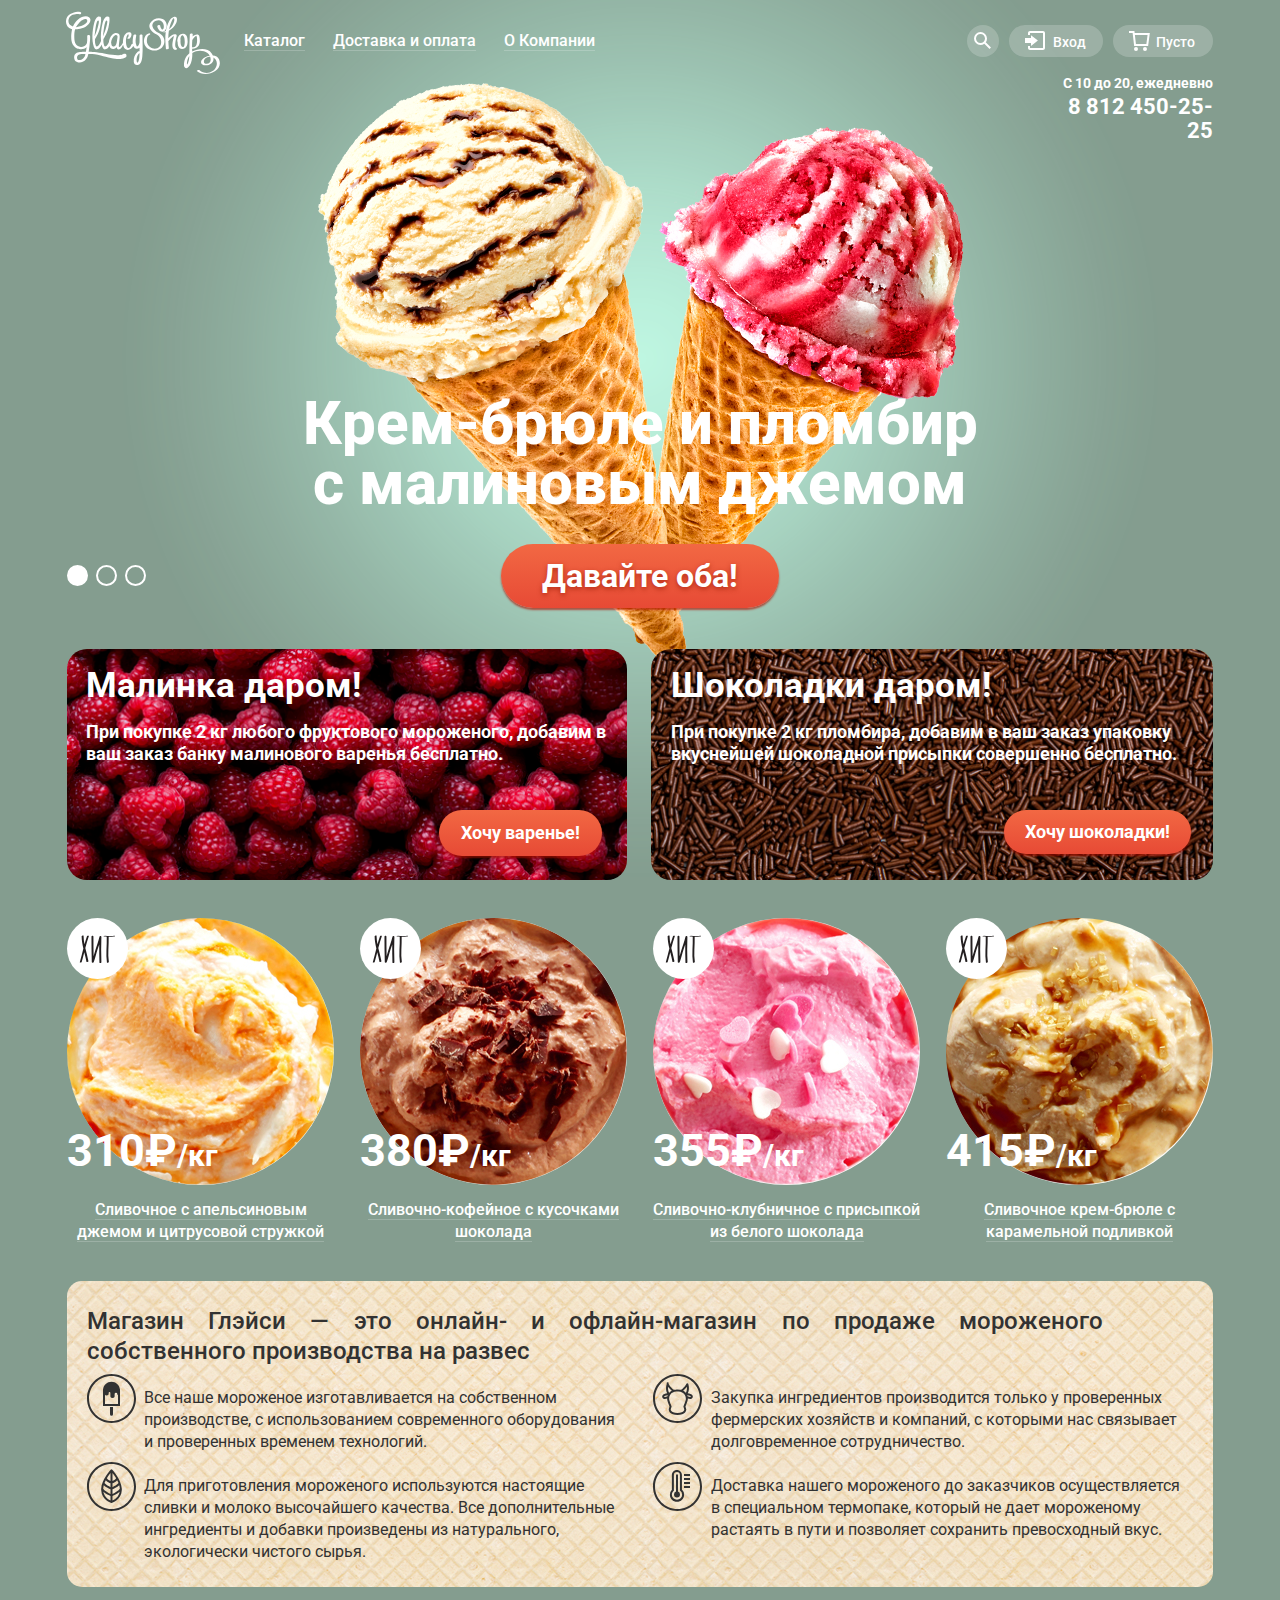
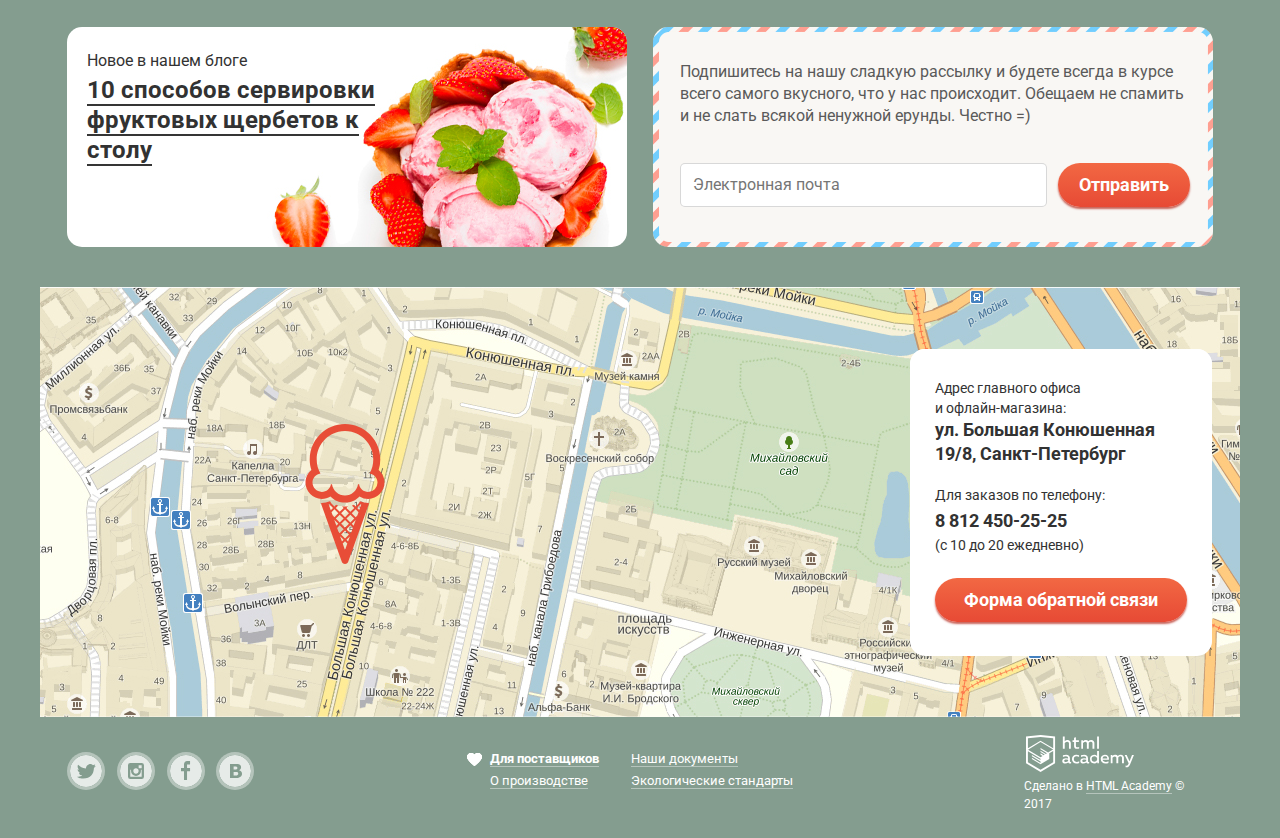
<file: index.html>
<!DOCTYPE html>
<html lang="ru">
  <head>
    <meta charset="utf-8">
    <title>HTML Academy: Глейси</title>
    <link href="css/normalize.css" rel="stylesheet">
    <link href="css/style.css" rel="stylesheet">
    <link href="css/style.min.css" rel="stylesheet">
    <link href="https://fonts.googleapis.com/css?family=Roboto:400,500,700&subset=cyrillic" rel="stylesheet">
  </head>
  <body>
    <input class="visually-hidden" type="radio" id="product-1" name="toggle" checked>
    <input class="visually-hidden" type="radio" id="product-2" name="toggle">
    <input class="visually-hidden" type="radio" id="product-3" name="toggle">
    <div class="site-wrapper">
      <header class="main-header">
        <div class="site-container">
          <a class="main-header-logo">
            <img src="img/logo.svg" width="154" height="64" alt="Логотип Gllacy shop">
          </a>
          <nav class="main-navigation">
            <ul class="site-navigation-list">
              <li class="site-navigation-item"><a href="catalog.html">Каталог</a>
                <div class="catalog-list-wrapper">
                  <ul class="catalog-list">
                    <li><span class="catalog-item-title">Новинки</span></li>
                    <li><a class="catalog-item" href="catalog.html">Сливочное</a></li>
                    <li><a class="catalog-item" href="catalog.html">Щербеты</a></li>
                    <li><a class="catalog-item" href="catalog.html">Фруктовый лед</a></li>
                    <li><a class="catalog-item" href="catalog.html">Мелорин</a></li>
                  </ul>
                </div>
              </li>
              <li class="site-navigation-item"><a href="delivery-payment.html">Доставка и оплата</a></li>
              <li class="site-navigation-item"><a href="info.html">О Компании</a></li>
            </ul>

            <div class="user-navigation-wrapper">
              <section class="search">
                <h2 class="visually-hidden">Поиск</h2>
                <a class="search-link" href="search.html"></a>
                <div class="search-form-wrapper">
                  <div class="search-form">
                    <form action="https://echo.htmlacademy.ru" method="post">
                      <label class="visually-hidden" for="user-search">Поиск</label>
                      <input id="user-search" name="search" type="text" placeholder="Что ищем?">
                    </form>
                  </div>
                </div>
              </section>

              <section class="modal-login">
                <h2 class="visually-hidden">Вход в личный кабинет</h2>
                <a class="login-link">Вход</a>
                <div class="login-form-wrapper">
                  <div class="login-form">
                    <form action="https://echo.htmlacademy.ru" method="post">
                      <label class="visually-hidden" for="user-login">Электронная почта</label>
                      <input id="user-login" name="login" type="text" placeholder="Электронная почта">
                      <label class="visually-hidden" for="user-password">Пароль</label>
                      <input id="user-password" name="password" type="password" placeholder="Пароль">
                      <div class="bottom-login-form-wrapper">
                        <button class="button open-button" type="submit">Войти</button>
                        <div class="bottom-link-login-form">
                          <a class="restore" href="#">Забыли пароль!</a>
                          <a class="new-registration" href="#">Новая регистрация</a>
                        </div>
                      </div>
                    </form>
                  </div>
                </div>
              </section>

              <section class="smallcart-empty">
                <h2 class="visually-hidden">Корзина</h2>
                <a class="smallcart-empty-link" href="smallcart.html">Пусто</a>
              </section>
            </div>
          </nav>
          <div class="information">
            <p class="contact-time">C 10 до 20, ежедневно</p>
            <p class="contact-number">8 812 450-25-25</p>
          </div>
        </div>
      </header>
      <div class="main-wrapper">
        <main class="container">
          <h1 class="visually-hidden">Gllacy Shop</h1>
          <section class="slider">
              <div class="slider-controls">
                <label for="product-1">Первый</label>
                <label for="product-2">Второй</label>
                <label for="product-3">Третий</label>
               </div>
              <ul class="slider-list">
                <li class="slider-item slide" id="slide1">
                  <h3 class="slide-title">
                    Крем-брюле и пломбир с малиновым джемом
                  </h3>
                  <a class="button slide-button" href="#">Давайте оба!</a>
                </li>
                <li class="slider-item slide" id="slide2">
                  <h3 class="slide-title">
                    Шоколадный пломбир и лимонный сорбет
                  </h3>
                  <a class="button slide-button" href="#">Давайте оба!</a>
                </li>
                <li class="slider-item slide" id="slide3">
                  <h3 class="slide-title">
                    Пломбир с помадкой и клубничный щербет
                  </h3>
                  <a class="button slide-button" href="#">Давайте оба!</a>
                </li>
              </ul>
            </section>

          <section class="promo">
            <h2 class="visually-hidden">Акции</h2>
            <div class="promo-wrapper">
              <section class="promo-raspberry">
                <h3 class="promo-header">Малинка даром!</h3>
                <p class="promo-main">При покупке 2 кг любого фруктового мороженого, добавим в ваш заказ банку малинового варенья бесплатно.</p>
                <div class="promo-button-raspberry-wrapper">
                  <a class="button promo-button-raspberry" href="catalog.html">Хочу варенье!</a>
                </div>
              </section>
              <section class="promo-chocolate">
                <h3 class="promo-header">Шоколадки даром!</h3>
                <p class="promo-main">При покупке 2 кг пломбира, добавим в ваш заказ упаковку вкуснейшей шоколадной присыпки совершенно бесплатно.</p>
                <div class="promo-button-chocolat-wrapper">
                  <a class="button promo-button-chocolat" href="catalog.html">Хочу шоколадки!</a>
                </div>
              </section>
            </div>
          </section>

          <section class="popular-goods">
            <h2 class="visually-hidden">Популярные товары</h2>
            <ul class="popular-goods-list">
              <li class="popular-goods-item">
                <div class="good-hit">
                  <div class="good-link-hit">
                    <img class="good-image" src="img/creamy-with-orange-jam.jpg" width="267" height="267" alt="Сливочное с апельсиновым джемом и цитрусовой стружкой">
                    <p class="cost">310₽<span class="mass">/кг</span></p>
                    <a class="good-title" href="#">Сливочное с апельсиновым джемом и цитрусовой стружкой</a>
                  </div>
                  <a class="button fast-view-button" href="#">Быстрый просмотр</a>
                  <div class="good-background"></div>
                </div>
              </li>

              <li class="popular-goods-item">
                <div class="good-hit">
                  <div class="good-link-hit">
                    <img class="good-image" src="img/creamy-coffee.jpg" width="267" height="267" alt="Сливочно-кофейное с кусочками шоколада">
                    <p class="cost">380₽<span class="mass">/кг</span></p>
                    <a class="good-title" href="#">Сливочно-кофейное с кусочками шоколада</a>
                  </div>
                  <a class="button fast-view-button" href="#">Быстрый просмотр</a>
                  <div class="good-background"></div>
                </div>
              </li>

              <li class="popular-goods-item">
                <div class="good-hit">
                  <div class="good-link-hit">
                    <img class="good-image" src="img/creamy-strawberry.jpg" width="267" height="267" alt="Сливочно-клубничное с присыпкой из белого шоколада">
                    <p class="cost">355₽<span class="mass">/кг</span></p>
                    <a class="good-title" href="#">Сливочно-клубничное с присыпкой из белого шоколада</a>
                  </div>
                  <a class="button fast-view-button" href="#">Быстрый просмотр</a>
                  <div class="good-background"></div>
                </div>
              </li>

              <li class="popular-goods-item">
                <div class="good-hit">
                  <div class="good-link-hit">
                    <img class="good-image" src="img/creamy-with-caramel.jpg" width="267" height="267" alt="Сливочное крем-брюле с карамельной подливкой">
                    <p class="cost">415₽<span class="mass">/кг</span></p>
                    <a class="good-title" href="#">Сливочное крем-брюле с карамельной подливкой</a>
                  </div>
                  <a class="button fast-view-button" href="#">Быстрый просмотр</a>
                  <div class="good-background"></div>
                </div>
              </li>
            </ul>
            <a class="button fast-view-button" href="#">Быстрый просмотр</a>
          </section>

          <section class="about-us">
            <h2 class="visually-hidden">Наши особенности</h2>
            <p class="about-us-title">Магазин Глэйси &mdash; это онлайн- и офлайн-магазин по продаже мороженого собственного производства на развес</p>
            <ul class="about-us-list">
              <li class="about-us-item icon-ice-cream">Всe наше мороженое изготавливается на собственном производстве, с использованием современного оборудования и проверенных временем технологий.</li>
              <li class="about-us-item icon-cow">Закупка ингредиентов производится только у проверенных фермерских хозяйств и компаний, с которыми нас связывает долговременное сотрудничество.</li>
              <li class="about-us-item icon-eco">Для приготовления мороженого используются настоящие сливки и молоко высочайшего качества. Все дополнительные ингредиенты и добавки произведены из натурального, экологически чистого сырья.</li>
              <li class="about-us-item icon-thermometer">Доставка нашего мороженого до заказчиков осуществляется в специальном термопаке, который не дает мороженому растаять в пути и позволяет сохранить превосходный вкус.</li>
            </ul>
          </section>


          <div class="blog-subscription">
            <article class="blog">
              <p class="blog-new">Новое в нашем блоге</p>
              <h2 class="blog-link"><a href="x">10 способов сервировки фруктовых щербетов к столу</a></h2>
            </article>

            <div class="subscription">
              <p class="subscription-text">Подпишитесь на нашу сладкую рассылку и будете всегда в курсе всего самого вкусного, что у нас проиcходит. Обещаем не спамить и не слать всякой ненужной ерунды. Честно =) </p>
              <form class="subscription-login" action="https://echo.htmlacademy.ru" method="post">
                <label class="visually-hidden" for="e-mail-field">Электронная почта</label>
                <input type="text" name="e-mail" id="e-mail-field" placeholder="Электронная почта">
                <button class="button button-send" type="submit">Отправить</button>
              </form>
            </div>
          </div>

          <div class="modal-map">
            <h2 class="visually-hidden">Как до нас добраться</h2>
            <section class="contacts">
              <h2 class="visually-hidden">Как до нас добраться</h2>
              <div class="contacts-wrapper">
                <h2 class="visually-hidden">Контакты</h2>
                <ul class="address">
                  <li>Адрес главного офиса и офлайн-магазина:</li>
                  <li>ул. Большая Конюшенная 19/8, Санкт-Петербург</li>
                </ul>
                <ul class="number">
                  <li>Для заказов по телефону:</li>
                  <li>8 812 450-25-25</li>
                  <li>(с 10 до 20 ежедневно)</li>
                </ul>
                <a class="button button-feedback" href="writeus.html">Форма обратной связи</a>
              </div>
            </section>
          </div>
          <img class="map" src="img/map.jpg" width="1200" height="430" alt="Наш адрес ул. Большая Конюшенная 19/8, Санкт-Петребург">
        </main>
      </div>


      <footer class="main-footer">
        <div class="main-footer-wrapper">
          <section class="footer-social">
            <h2 class="visually-hidden">Кнопки социальных сетей</h2>
            <ul class="social-button-list">
              <li class="social-button-item">
                <a class="social-button-link icon-twit" href="#">Твиттер</a>
              </li>
              <li class="social-button-item">
                <a class="social-button-link icon-inst" href="#">Инстаграмм</a>
              </li>
              <li class="social-button-item">
                <a class="social-button-link icon-fb" href="#">Фэйсбук</a>
              </li>
              <li class="social-button-item">
                <a class="social-button-link icon-vk" href="#">Вконтакте</a>
              </li>
            </ul>
          </section>

          <section class="footer-info">
            <h2 class="visually-hidden">Общая информация</h2>
            <ul class="footer-info-list">
              <li class="footer-info-item bold">
                <a href="#">Для поставщиков</a>
              </li>
              <li class="footer-info-item">
                <a href="#">Наши документы</a>
              </li>
              <li class="footer-info-item">
                <a href="#">О производстве</a>
              </li>
              <li class="footer-info-item">
                <a href="#">Экологические стандарты</a>
              </li>
            </ul>
          </section>
          <div class="footer-copyright">
            <p class="copyright">
              Сделано в
              <a class="link-academy" href="https://htmlacademy.ru/intensive/htmlcss">HTML Academy</a>
              &copy; 2017
            </p>
          </div>
        </div>
      </footer>
      <div class="feedback-form">
        <form action="https://echo.htmlacademy.ru" method="post">
          <button class="feedback-form-close" type="button" title="Закрыть">Закрыть</button>
          <h2 class="visually-hidden">Форма обратной связи</h2>
          <p class="feedback-info">Мы обязательно вам ответим!</p>
          <label class="visually-hidden" for="feedback-name">Ваше имя</label>
          <input id="feedback-name" type="text" name="name" value="" placeholder="Как вас зовут?">
          <label class="visually-hidden" for="feedback-mail">Адрес электронной почты</label>
          <input id="feedback-mail" type="text" name="mail" value="" placeholder="Ваша почта для ответа?">
          <textarea  name="comment"  placeholder="Напишите что-нибудь..."></textarea>
          <div class="wrapper-button">
            <input class="button" type="submit" name="send-form" value="Отправить">
          </div>
        </form>
      </div>
    </div>
  </body>
</html>
</file>
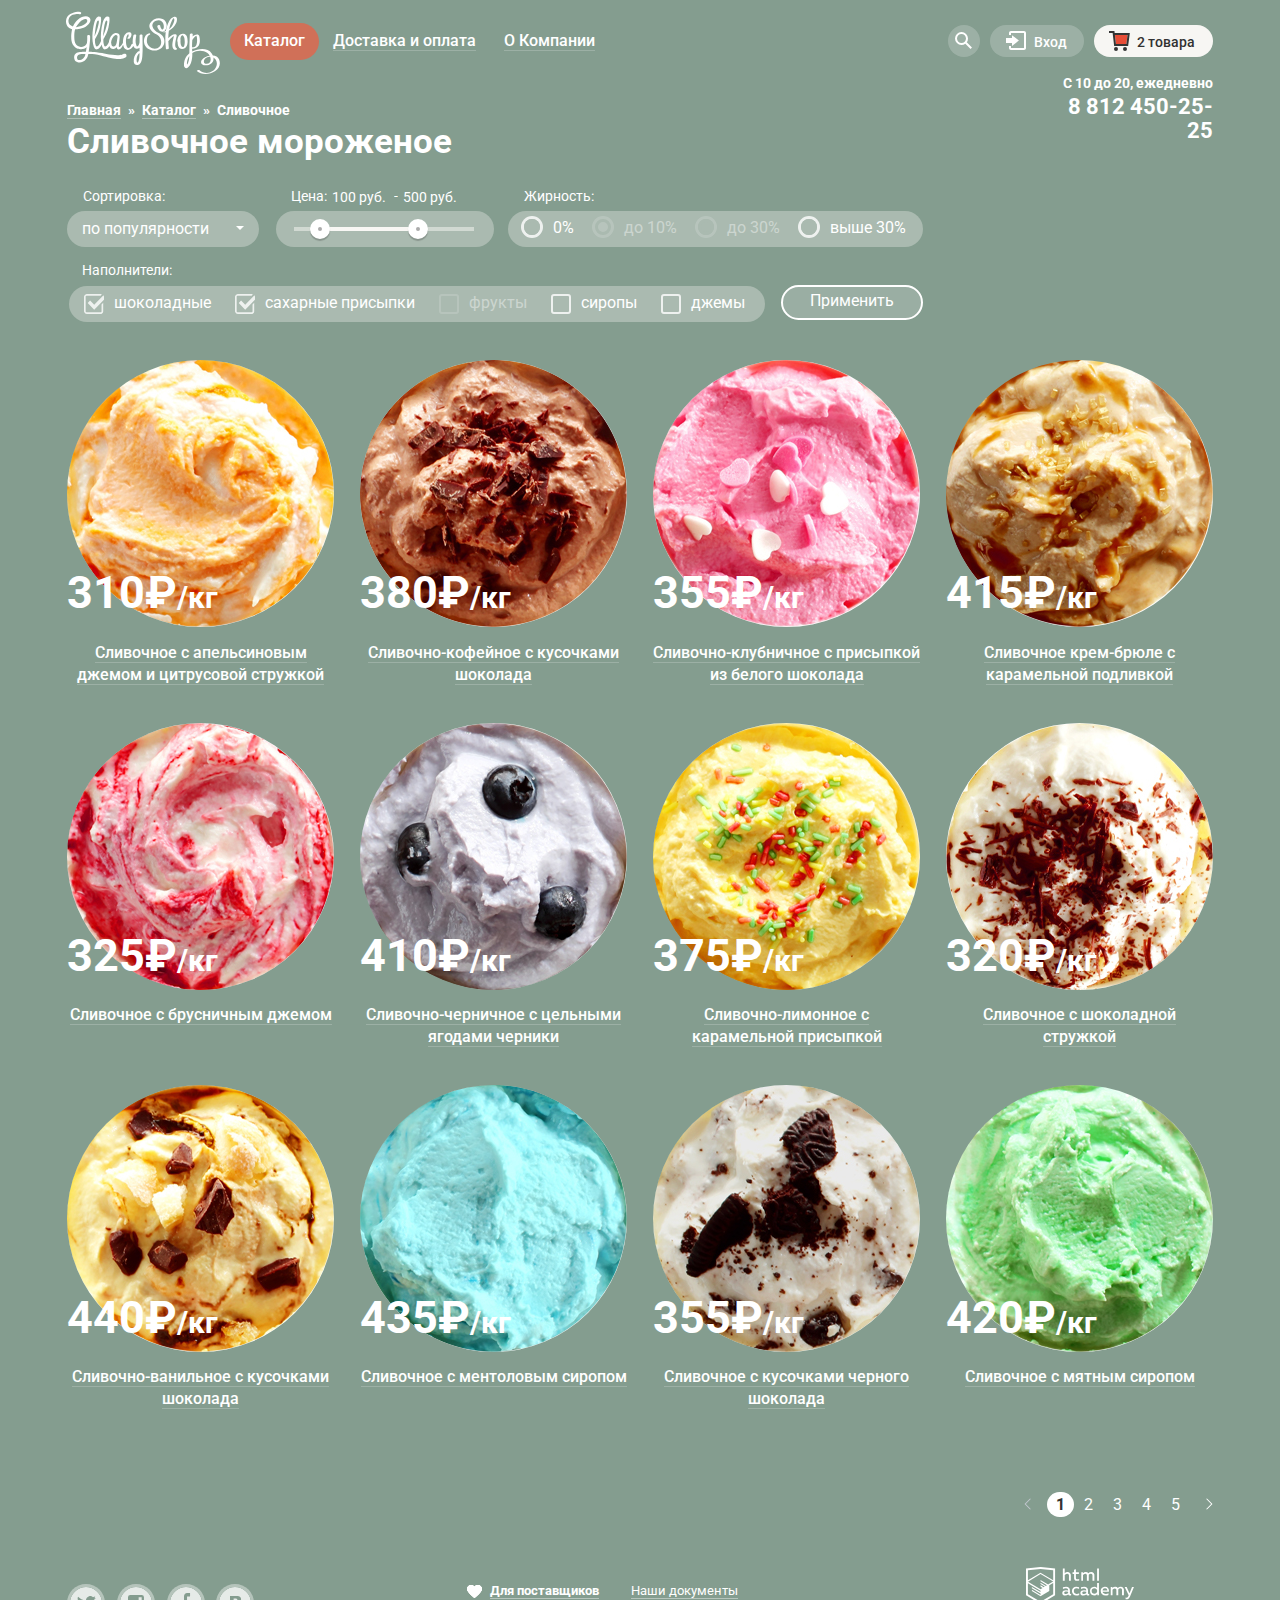
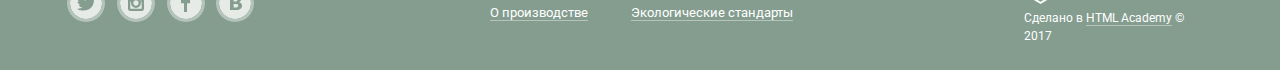
<file: catalog.html>
<!DOCTYPE html>
<html lang="ru">
  <head>
    <meta charset="utf-8">
    <title>HTML Academy: Глейси</title>
    <link href="css/normalize.css" rel="stylesheet">
    <link href="css/style.css" rel="stylesheet">
    <link href="css/style.min.css" rel="stylesheet">
    <link href="https://fonts.googleapis.com/css?family=Roboto:400,500,700&subset=cyrillic" rel="stylesheet">
  </head>
  <body>
    <header class="main-header-catalog">
      <a class="main-header-logo" href="index.html">
        <img src="img/logo.svg" width="154" height="64" alt="Логотип Gllacy shop">
      </a>
      <nav class="main-navigation">
        <ul class="site-navigation-list">
          <li class="site-navigation-item active-catalog"><a href="catalog.html">Каталог</a>
            <div class="catalog-list-wrapper">
              <ul class="catalog-list">
                <li><span class="catalog-item-title">Новинки</span></li>
                <li><span class="catalog-item active-catalog-item">Сливочное</span></li>
                <li><a class="catalog-item" href="catalog.html">Щербеты</a></li>
                <li><a class="catalog-item" href="catalog.html">Фруктовый лед</a></li>
                <li><a class="catalog-item" href="catalog.html">Мелорин</a></li>
              </ul>
            </div>
          </li>
          <li class="site-navigation-item"><a href="delivery-payment.html">Доставка и оплата</a></li>
          <li class="site-navigation-item"><a href="info.html">О Компании</a></li>
        </ul>

        <div class="user-navigation-wrapper">
          <section class="search">
            <h2 class="visually-hidden">Поиск</h2>
            <a class="search-link" href="search.html"></a>
            <div class="search-form-wrapper">
              <div class="search-form">
                <form action="https://echo.htmlacademy.ru" method="post">
                  <label class="visually-hidden" for="user-search">Поиск</label>
                  <input id="user-search" name="search" type="text" placeholder="Что ищем?">
                </form>
              </div>
            </div>
          </section>

          <section class="modal-login">
            <h2 class="visually-hidden">Вход в личный кабинет</h2>
            <a class="login-link">Вход</a>
            <div class="login-form-wrapper">
              <div class="login-form">
                <form action="https://echo.htmlacademy.ru" method="post">
                  <label class="visually-hidden" for="user-login">Электронная почта</label>
                  <input id="user-login" name="login" type="text" placeholder="Электронная почта">
                  <label class="visually-hidden" for="user-password">Пароль</label>
                  <input id="user-password" name="password" type="password" placeholder="Пароль">
                  <div class="bottom-login-form-wrapper">
                    <button class="button open-button" type="submit">Войти</button>
                    <div class="bottom-link-login-form">
                      <a class="restore" href="#">Забыли пароль!</a>
                      <a class="new-registration" href="#">Новая регистрация</a>
                    </div>
                  </div>
                </form>
              </div>
            </div>
          </section>
          <section class="smallcart-full">
            <h2 class="visually-hidden">Корзина товаров</h2>
            <a class="smallcart-full-link" href="smallcart.html">2 товара</a>
            <form class="smallcart-form" action="https://echo.htmlacademy.ru" method="post">
              <table class="smallcart-table">
                <tr>
                  <td class="cancel"><a href="#"><img src="img/cross-small.svg" width="11" height="11" alt="Удалить"></a></td>
                  <td class="small-image"><img src="img/small-ice-cream-1.jpg" width="33" height="33" alt="Удалить"></td>
                  <td class="name-goods icon-orange-jam">Пломбир с апельсиновым джемом</td>
                  <td class="weight">1,5 кг х <span class="cost-item-color">200 руб</span></td>
                  <td class="total-cost-item">300 руб.</td>
                </tr>
                <tr>
                  <td class="cancel"><a href="#"><img src="img/cross-small.svg" width="11" height="11" alt="Удалить"></a></td>
                  <td class="small-image"><img src="img/small-ice-cream-2.jpg" width="33" height="33" alt="Удалить"></td>
                  <td class="name-goods icon-strawberry-ice-cream">Клубничный пломбир с посыпкой из белого шоколада</td>
                  <td class="weight">1,5 кг х <span class="cost-item-color">300 руб</span></td>
                  <td class="total-cost-item">450 руб.</td>
                </tr>
                <tr>
                  <td colspan="5" class="total-cost-smallcart"><span class="total-cost-smallcart-style">Итого: 750 руб.</span></td>
                </tr>
              </table>
              <button class="button formalize-button" type="submit">Оформить заказ</button>
            </form>
          </section>
        </div>
      </nav>

      <div class="information">
        <p class="contact-time">C 10 до 20, ежедневно</p>
        <p class="contact-number">8 812 450-25-25</p>
      </div>
    </header>
    <div class="main-wrapper">
      <main class="container">
        <ul class="breadcrumbs-list">
          <li><a class="breadcrumbs-item" href="index.html">Главная</a></li>
          <li><span>&raquo;</span>
          <li><a class="breadcrumbs-item" href="catalog.html">Каталог</a></li>
          <li><span>&raquo;</span>
          <li><span>Сливочное</span></li>
        </ul>
        <h1>Сливочное мороженое</h1>
        <form class="filter-form" method="post" action="https://echo.htmlacademy.ru">
          <div class="filter-type-wrapper">
            <div class="filter-type-name">Сортировка:</div>
            <div class="filter-type-container">
              <select class="filter-type" name="filter-type">
                <option value="popular">по популярности</option>
                <option value="inexpensive">сначала недорогие</option>
                <option value="expensive">сначала дорогие</option>
                <option value="fatness">по жирности</option>
              </select>
            </div>
          </div>

          <div class="range-filter">
            <div class="price-controls">
              <span>Цена:</span><input class="min-price" type="text" value="100 руб.">
              <span>-</span><input class="max-price" type="text" value="500 руб.">
            </div>
            <div class="range-controls">
              <div class="scale">
                <div class="bar"></div>
              </div>
              <div class="toggle min-toggle"></div>
              <div class="toggle max-toggle"></div>
            </div>
          </div>

          <fieldset class="fatness-filter-wrapper">
            <legend class="fatness-filter-name">Жирность:</legend>
            <div class="fatness-filter">
                <input type="radio" name="fatness" value="0%" id="filter-none">
                <label class="percent-fatness" for="filter-none">0%</label>
                <input type="radio" name="fatness" value="up-to-10%" id="filter-up-to-ten" checked disabled>
                <label class="percent-fatness" for="filter-up-to-ten">до 10%</label>
                <input type="radio" name="fatness" value="up-to-30%" id="filter-up-to-thirty" disabled>
                <label class="percent-fatness" for="filter-up-to-thirty">до 30%</label>
                <input type="radio" name="fatness" value="above-30%" id="filter-above-thirty">
                <label class="percent-fatness" for="filter-above-thirty">выше 30%</label>
            </div>
          </fieldset>

          <fieldset class="fillers-filter-wrapper">
            <legend class="fillers-filter-name">Наполнители:</legend>
            <div class="fillers-filter">
              <input type="checkbox" name="chocolate" id="filter-chocolate" checked>
              <label class="filler-item" for="filter-chocolate">шоколадные</label>
              <input type="checkbox" name="sugar-powder" id="filter-sugar-powder" checked>
              <label class="filler-item" for="filter-sugar-powder">сахарные присыпки</label>
              <input type="checkbox" name="fruit" id="filter-fruit" disabled>
              <label class="filler-item" for="filter-fruit">фрукты</label>
              <input type="checkbox" name="syrup" id="filter-syrup">
              <label class="filler-item" for="filter-syrup">сиропы</label>
              <input type="checkbox" name="jam" id="filter-jam">
              <label class="filler-item" for="filter-jam">джемы</label>
            </div>
          </fieldset>
          <input class="button" type="submit" value="Применить" name="filter-button">
        </form>

        <section class="goods">
          <h2 class="visually-hidden">Карточки товаров</h2>
          <ul class="goods-list">
            <li class="goods-item">
              <div class="good">
                <div class="good-link">
                  <img class="good-image" src="img/creamy-with-orange-jam.jpg" width="267" height="267" alt="Сливочное с апельсиновым джемом и цитрусовой стружкой">
                  <p class="cost">310₽<span class="mass">/кг</span></p>
                  <a class="good-title">Сливочное с апельсиновым джемом и цитрусовой стружкой</a>
                </div>
                <a class="button fast-view-button" href="#">Быстрый просмотр</a>
                <div class="good-background"></div>
              </div>
            </li>

            <li class="goods-item">
              <div class="good">
                <div class="good-link">
                  <img class="good-image" src="img/creamy-coffee.jpg" width="267" height="267" alt="Сливочно-кофейное с кусочками шоколада">
                  <p class="cost">380₽<span class="mass">/кг</span></p>
                  <a class="good-title">Сливочно-кофейное с кусочками шоколада</a>
                </div>
                <a class="button fast-view-button" href="#">Быстрый просмотр</a>
                <div class="good-background"></div>
              </div>
            </li>

            <li class="goods-item">
              <div class="good">
                <div class="good-link">
                  <img class="good-image" src="img/creamy-strawberry.jpg" width="267" height="267" alt="Сливочно-клубничное с присыпкой из белого шоколада">
                  <p class="cost">355₽<span class="mass">/кг</span></p>
                  <a class="good-title">Сливочно-клубничное с присыпкой из белого шоколада</a>
                </div>
                <a class="button fast-view-button" href="#">Быстрый просмотр</a>
                <div class="good-background"></div>
              </div>
            </li>

            <li class="goods-item">
              <div class="good">
                <div class="good-link">
                  <img class="good-image" src="img/creamy-with-caramel.jpg" width="267" height="267" alt="Сливочное крем-брюле с карамельной подливкой">
                  <p class="cost">415₽<span class="mass">/кг</span></p>
                  <a class="good-title">Сливочное крем-брюле с карамельной подливкой</a>
                </div>
                <a class="button fast-view-button" href="#">Быстрый просмотр</a>
                <div class="good-background"></div>
              </div>
            </li>

            <li class="goods-item">
              <div class="good">
                <div class="good-link">
                  <img class="good-image" src="img/cream-with-ranberries.jpg" width="267" height="267" alt="Сливочное с брусничным джемом">
                  <p class="cost">325₽<span class="mass">/кг</span></p>
                  <a class="good-title">Сливочное с брусничным джемом</a>
                </div>
                <a class="button fast-view-button" href="#">Быстрый просмотр</a>
                <div class="good-background"></div>
              </div>
            </li>

            <li class="goods-item">
              <div class="good">
                <div class="good-link">
                  <img class="good-image" src="img/creamy-with-blueberries.jpg" width="267" height="267" alt="Сливочно-черничное с цельными ягодами черники">
                  <p class="cost">410₽<span class="mass">/кг</span></p>
                  <a class="good-title">Сливочно-черничное с цельными ягодами черники</a>
                </div>
                <a class="button fast-view-button" href="#">Быстрый просмотр</a>
                <div class="good-background"></div>
              </div>
            </li>

            <li class="goods-item">
              <div class="good">
                <div class="good-link">
                  <img class="good-image" src="img/creamy-lemon.jpg" width="267" height="267" alt="Сливочно-лимонное с карамельной присыпкой">
                  <p class="cost">375₽<span class="mass">/кг</span></p>
                  <a class="good-title">Сливочно-лимонное с карамельной присыпкой</a>
                </div>
                <a class="button fast-view-button" href="#">Быстрый просмотр</a>
                <div class="good-background"></div>
              </div>
            </li>

            <li class="goods-item">
              <div class="good">
                <div class="good-link">
                  <img class="good-image" src="img/cream-with-chocolate-chips.jpg" width="267" height="267" alt="Сливочное с шоколадной стружкой">
                  <p class="cost">320₽<span class="mass">/кг</span></p>
                  <a class="good-title">Сливочное с шоколадной стружкой</a>
                </div>
                <a class="button fast-view-button" href="#">Быстрый просмотр</a>
                <div class="good-background"></div>
              </div>
            </li>

            <li class="goods-item">
              <div class="good">
                <div class="good-link">
                  <img class="good-image" src="img/creamy-vanilla.jpg" width="267" height="267" alt="Сливочно-ванильное с кусочками шоколада">
                  <p class="cost">440₽<span class="mass">/кг</span></p>
                  <a class="good-title">Сливочно-ванильное с кусочками шоколада</a>
                </div>
                <a class="button fast-view-button" href="#">Быстрый просмотр</a>
                <div class="good-background"></div>
              </div>
            </li>

            <li class="goods-item">
              <div class="good">
                <div class="good-link">
                  <img class="good-image" src="img/creamy-with-menthol.jpg" width="267" height="267" alt="Сливочное с ментоловым сиропом">
                  <p class="cost">435₽<span class="mass">/кг</span></p>
                  <a class="good-title">Сливочное с ментоловым сиропом</a>
                </div>
                <a class="button fast-view-button" href="#">Быстрый просмотр</a>
                <div class="good-background"></div>
              </div>
            </li>

            <li class="goods-item">
              <div class="good">
                <div class="good-link">
                  <img class="good-image" src="img/creamy-with-pieces-of-dark-chocolate.jpg" width="267" height="267" alt="Сливочное с кусочками черного шоколада">
                  <p class="cost">355₽<span class="mass">/кг</span></p>
                  <a class="good-title">Сливочное с кусочками черного шоколада</a>
                </div>
                <a class="button fast-view-button" href="#">Быстрый просмотр</a>
                <div class="good-background"></div>
              </div>
            </li>

            <li class="goods-item">
              <div class="good">
                <div class="good-link">
                  <img class="good-image" src="img/creamy-with-mint.jpg" width="267" height="267" alt="Сливочное с мятным сиропом">
                  <p class="cost">420₽<span class="mass">/кг</span></p>
                  <a class="good-title">Сливочное с мятным сиропом</a>
                </div>
                <a class="button fast-view-button" href="#">Быстрый просмотр</a>
                <div class="good-background"></div>
              </div>
            </li>
          </ul>
        </section>

        <div class="pagination">
          <ul class="pagination-list">
            <li class="pagination-item icon-left"></li>
            <li class="pagination-item active-number"><span>1</span></li>
            <li class="pagination-item"><a href="#">2</a></li>
            <li class="pagination-item"><a href="#">3</a></li>
            <li class="pagination-item"><a href="#">4</a></li>
            <li class="pagination-item"><a href="#">5</a></li>
            <li class="pagination-item icon-right"></li>
          </ul>
        </div>
      </main>
    </div>

    <footer class="main-footer">
      <div class="main-footer-wrapper">
        <section class="footer-social">
          <h2 class="visually-hidden">Кнопки социальных сетей</h2>
          <ul class="social-button-list">
            <li class="social-button-item">
              <a class="social-button-link icon-twit" href="#">Твиттер</a>
            </li>
            <li class="social-button-item">
              <a class="social-button-link icon-inst" href="#">Инстаграмм</a>
            </li>
            <li class="social-button-item">
              <a class="social-button-link icon-fb" href="#">Фэйсбук</a>
            </li>
            <li class="social-button-item">
              <a class="social-button-link icon-vk" href="#">Вконтакте</a>
            </li>
          </ul>
        </section>

        <section class="footer-info">
          <h2 class="visually-hidden">Общая информация</h2>
          <ul class="footer-info-list">
            <li class="footer-info-item bold">
              <a href="#">Для поставщиков</a>
            </li>
            <li class="footer-info-item">
              <a href="#">Наши документы</a>
            </li>
            <li class="footer-info-item">
              <a href="#">О производстве</a>
            </li>
            <li class="footer-info-item">
              <a href="#">Экологические стандарты</a>
            </li>
          </ul>
        </section>
        <div class="footer-copyright">
          <p class="copyright">
            Сделано в
            <a class="link-academy" href="https://htmlacademy.ru/intensive/htmlcss">HTML Academy</a>
            &copy; 2017
          </p>
        </div>
      </div>
    </footer>
  </body>
</html>
</file>
<file: css/style.css>
body {
  margin: 0 auto;
  padding: 0;
  background-color: #849d8f;
  font-family: "Roboto", "Arial", sans-serif;
  color: #ffffff;
}

.button {
  text-align: center;
  color: #ffffff;
  vertical-align: top;
  text-decoration: none;
  background: #f26843;
  background: -webkit-gradient(linear, left top, left bottom, from(#f26843), to(#e74a35));
  background: -webkit-linear-gradient(top, #f26843 0%, #e74a35 100%);
  background: -o-linear-gradient(top, #f26843 0%, #e74a35 100%);
  background: linear-gradient(to bottom, #f26843 0%, #e74a35 100%);
  border-radius: 50px;
  -webkit-box-shadow: 0 2px 2px rgba(172, 16, 0, 0.64);
  box-shadow: 0 2px 2px rgba(172, 16, 0, 0.64);
  border: none;
  cursor: pointer;
}

.main-header {
  position: relative;
  width: 1146px;
  margin: 0 auto;
  padding: 0 27px;
  margin-bottom: 334px;
  font-size: 16px;
  line-height: 18px;
  color: #ffffff;
}

.main-header-logo {
  display: block;
  position:absolute;
  top: 11px;
  left: 26px;
}

.main-header-catalog {
  position: relative;
  width: 1146px;
  margin: 0 auto;
  padding: 0 27px;
  margin-bottom: 42px;
  font-size: 16px;
  line-height: 18px;
  color: #ffffff;
  background-color: #849d8f;
}

.main-navigation {
  display: -webkit-box;
  display: -ms-flexbox;
  display: flex;
  -webkit-box-pack: justify;
  -ms-flex-pack: justify;
  justify-content: space-between;
  margin-left: 163px;
}

.site-navigation-list {
  display: -webkit-box;
  display: -ms-flexbox;
  display: flex;
  -ms-flex-wrap: wrap;
  flex-wrap: wrap;
  -webkit-box-pack: start;
  -ms-flex-pack: start;
  justify-content: flex-start;
  width: 650px;
  margin: 0;
  margin-top: 23px;
  padding: 0;
  list-style: none;
}

.site-navigation-item {
  position: relative;
}

.site-navigation-item > a {
  border-bottom: 1px solid rgba(255,255,255,.2);
  display: block;
  position: relative;
  margin: 9px 14px;
  padding: 0;
  max-width: 180px;
  font-size: 16px;
  line-height: 18px;
  color: #ffffff;
  font-weight: 500;
  text-decoration: none;
}

.site-navigation-list > li:hover {
    background: #f7f6f3;
    border-radius: 20px;
}

.site-navigation-list > li:active {
    background: #ededed;
    -webkit-box-shadow: inset 0 2px 1px rgba(105, 105, 105, 1);
    box-shadow: inset 0 2px 1px rgba(105, 105, 105, 1);
}

.site-navigation-list > li:hover > a {
    color: #000000;
    text-decoration: none;
    border-bottom: none;
}

.site-navigation-item > a:active {
  background-color: #ededed;
  color: #000000;
}

.active-catalog {
  background: #d07058;
  border-radius: 20px;
  color: #ffffff;
}

.active-catalog > a {
  border-bottom: none;
}

.active-catalog-item {
  background: #d07058;
  color: #ffffff;
}

.catalog-list-wrapper {
   display: none;
   position: absolute;
   padding: 0;
   left: -5px;
   padding-top: 5px;
   width: 143px;
   z-index: 1;
 }

.catalog-list {
  list-style: none;
  margin: 0;
  padding: 0;
  border-radius: 5px;
  background-color: rgb(248, 247, 244);
  -webkit-box-shadow: 0px 20px 20px 0px rgba(0, 0, 0, 0.4);
  box-shadow: 0px 20px 20px 0px rgba(0, 0, 0, 0.4);
  color: #000000;
}

.site-navigation-item:hover .catalog-list-wrapper,
.site-navigation-item:focus .catalog-list-wrapper,
.site-navigation-item-active:hover .catalog-list-wrapper,
.site-navigation-item-active:focus .catalog-list-wrapper {
  display: block;
}

.catalog-item {
  display: block;
  margin-top: 2px;
  margin-bottom: 3px;
  padding: 6px 15px;
  font-size: 14px;
  line-height: 16px;
  color: #000000;
  font-weight: 400;
  text-decoration: none;
}

.catalog-item-title {
  display: block;
  padding: 10px 15px;
  font-size: 14px;
  line-height: 16px;
  color: #000000;
  font-weight: 700;
  text-decoration: none;
  border-bottom: 1px solid #d1d0ce;
}

.catalog-list a:hover,
.catalog-list a:focus {
  background-color: #fbded7;
  color: #000000;
}

.catalog-list a:active {
  background-color: #f6b5a5;
  color: #000000;
}

.site-navigation-item:hover .catalog-list-none,
.site-navigation-item:focus .catalog-list-none {
  display: none;
}

.user-navigation-wrapper {
  display: -webkit-box;
  display: -ms-flexbox;
  display: flex;
  -webkit-box-pack: end;
  -ms-flex-pack: end;
  justify-content: flex-end;
  width: 280px;
  margin: 0;
  margin-top: 25px;
  padding: 0;
}

.smallcart-empty-link,
.smallcart-full-link {
  display: block;
  font-size: 14px;
  line-height: 16px;
  font-weight: 500;
  color: #ffffff;
  background-color: rgba(255, 255, 255, 0.2);
  border-radius: 20px;
  text-decoration: none;
  padding-left: 43px;
  padding-top: 9px;
  padding-bottom: 7px;
  padding-right: 18px;
}

.search-link {
  display: block;
  background-color: rgba(255, 255, 255, 0.2);
  border-radius: 20px;
  width: 32px;
  height: 32px;
}

.search {
  position: relative;
}

.search a:hover,
.search a:focus {
  width: 30px;
  height: 30px;
  background-color: #f8f7f4;
}

.search:hover::before,
.search:focus::before {
  background-image: url(../img/loupe-black.svg);

}
.search::before {
  content: "";
  display: block;
  position: absolute;
  top: 7px;
  left: 7px;
  width: 20px;
  height: 20px;
  background-image: url(../img/loupe.svg);
  background-repeat: no-repeat;
  background-position: 0 0;
}

 .search-form-wrapper {
  display: none;
  position:absolute;
  right: 0;
  padding-top: 4px;
  z-index: 1;
}

.search-form {
  display: block;
  border: 1px solid rgb(211, 211, 210);
  border-radius: 5px;
  background-color: #f8f7f4;
  -webkit-box-shadow: 0px 19px 25px 0px rgba(0, 0, 0, 0.4);
  box-shadow: 0 19px 25px 0 rgba(0, 0, 0, 0.4);
  width: 311px;
  max-height: 69px;
  z-index: 2;
  padding: 15px 15px;
}

.search-form input[type="text"] {
  -webkit-box-sizing: border-box;
  box-sizing: border-box;
  width: 100%;
  min-height: 39px;
  padding: 6px 0;
  padding-left: 11px;
  color: #000000;
  border: 1px solid rgba(178, 178, 178, 0.5);
  border-radius: 5px;
  font-size: 16px;
  line-height: 24px;
  outline: none;
}

.search-form input[type="text"]:hover,
.login-form input[type="text"]:hover,
.login-form input[type="password"]:hover  {
  -webkit-box-shadow: 0 0 0 1px rgba(154, 154, 154, 0.5);
  box-shadow: 0 0 0 1px rgba(154, 154, 154, 0.5)
}

.search-form input[type="text"]:focus,
.login-form input[type="text"]:focus,
.login-form input[type="password"]:focus  {
  border-color: 1px solid #8fbdec;
  -webkit-box-shadow: 0 0 0 1px rgba(143, 189, 236);
  box-shadow: 0 0 0 1px rgba(143, 189, 236)
}

.search:hover .search-link {
  background: #f8f7f4;
}

.search:hover .search-form-wrapper,
.search:focus .search-form-wrapper {
  display: block;
}

.login-form-wrapper {
  display: none;
  position: absolute;
  top: 35px;
  right: 0;
  z-index: 1;
}

.login-form {
  width: 241px;
  height: 150px;
  padding-top: 20px;
  padding-bottom: 12px;
  padding-left: 16px;
  padding-right: 15px;
  background: #f8f7f4;
  border-radius: 5px;
  -webkit-box-shadow: 0 19px 25px 1px rgba(0, 0, 0, 0.4);
  box-shadow: 0 19px 25px 1px rgba(0, 0, 0, 0.4);
  z-index: 2;
}

.modal-login::before {
  content: "";
  display: block;
  position: absolute;
  top: 6px;
  left: 16px;
  width: 21px;
  height: 20px;
  background-image: url(../img/entrance-white.svg);
  background-repeat: no-repeat;
  background-position: 0 0;
}

.login-link {
  display: block;
  padding-top: 9px;
  padding-bottom: 7px;
  padding-left: 44px;
  padding-right: 17px;
  text-align: center;
  font-size: 14px;
  font-weight: 500;
  line-height: 16px;
  border-radius: 20px;
  text-decoration: none;
  color: #ffffff;
  background-color: rgba(255, 255, 255, 0.2);
}

.login-link:hover,
.login-link:focus {
  background-color: #f7f6f3;
  color: #323232;
}

.modal-login:hover::before,
.modal-login:focus::before {
  background-image: url(../img/entrance.svg);
}

.modal-login:hover .login-link {
  background: #f8f7f4;
  color: #000000;
}

.modal-login:hover .login-form-wrapper {
  display: block;
}

.login-form input[type="text"],
.login-form input[type="password"] {
  -webkit-box-sizing: border-box;
  box-sizing: border-box;
  width: 100%;
  max-height: 39px;
  margin-bottom: 10px;
  padding-top: 7px;
  padding-bottom: 6px;
  padding-left: 15px;
  border: 1px solid rgba(178, 178, 178, 0.5);
  border-radius: 5px;
  font-size: 14px;
  line-height: 24.3px;
  outline: none;
  color: #000000;
}

.login-form a {
  display: inline-block;
  vertical-align: middle;
  margin-top: 5px;
  font-size: 13px;
  line-height: 1.3;
  color: #000000;
}

.login-form a:hover,
.login-form a:focus,
.login-field a:active {
  color: #ffbc9e;
}

.bottom-login-form-wrapper {
  display: -webkit-box;
  display: -ms-flexbox;
  display: flex;
  -webkit-box-pack: justify;
  -ms-flex-pack: justify;
  justify-content: space-between;
}

.bottom-link-login-form {
  display: -webkit-box;
  display: -ms-flexbox;
  display: flex;
  -webkit-box-orient: vertical;
  -webkit-box-direction: normal;
  -ms-flex-direction: column;
  flex-direction: column;
}

.open-button {
  font-weight: 700;
  display: block;
  padding: 10px 25px;
}

.smallcart-empty,
.modal-login {
  position: relative;
  margin-left: 10px;
}

.smallcart-empty-link::before {
  content: "";
  position: absolute;
  top: 6px;
  left: 16px;
  width: 21px;
  height: 20px;
  background-image: url(../img/basket.svg);
  background-repeat: no-repeat;
  background-position: 0 0;
}

.smallcart-form {
  position: relative;
  display: none;
}

.smallcart-full {
  position: relative;
  margin-left: 10px;
}

.smallcart-full-link::before {
  content: "";
  position: absolute;
  top: 6px;
  left: 15px;
  width: 21px;
  height: 20px;
  background-image: url(../img/basket-red.svg);
  background-repeat: no-repeat;
  background-position: 0 0;
}

.smallcart-full-link {
  color: #323232;
  background-color: #f7f6f3;
}

.smallcart-full:hover .smallcart-form,
.smallcart-full:focus .smallcart-form {
  display:block;
  position: absolute;
  top: 35px;
  left: -460px;
  border-radius: 5px;
  background-color: rgb(248, 247, 244);
  -webkit-box-shadow: 0px 20px 20px 0px rgba(0, 0, 0, 0.4);
  box-shadow: 0px 20px 20px 0px rgba(0, 0, 0, 0.4);
  width: 539px;
  height: 222px;
  z-index: 223;
  padding: 20px;
}

.smallcart-table {
  width: 539px;
  height: 170px;
  margin: 0;
  padding: 0;
}

.cancel {
  padding-left: 10px;
  padding-right: 10px;
}

.small-image {
  width: 33px;
  padding-right: 15px;
}

.small-image img {
  border-radius: 100px;
}

.name-goods {
  width: 220px;
  padding-right: 30px;
}

.weight {
  width: 100px;
  padding-right: 25px;
}

.total-cost-smallcart {
  padding-top: 10px;
  padding-bottom: 0;
  text-align: right;
  border-top: 1px solid #d1d0ce;
}

.smallcart-table tr {
  font-size: 13px;
  line-height: 16px;
  font-weight: 400;
  color: #323232;
}

.cost-item-color {
  font-size: 13px;
  line-height: 16px;
  color: #999999;
  font-weight: 400;
}

.total-cost-smallcart-style {
  font-size: 15px;
  line-height: 18px;
  color: #323232;
  font-weight: 700;
}


.formalize-button {
  display: block;
  text-align: center;
  margin-left: auto;
  width: 170px;
  height: 44px;
  font-size: 18px;
  line-height: 24px;
  font-weight: 700;
}

.information {
  position: absolute;
  top: 75px;
  right: 27px;
}

.contact-time {
  width: 155px;
  margin: 0px;
  margin-bottom: 4px;
  margin-left: auto;
  color: #ffffff;
  font-size: 14px;
  line-height: 16px;
  text-align:right;
  font-weight: 700;
}

.contact-number {
  width: 170px;
  margin: 0px;
  margin-left: auto;
  color: #ffffff;
  font-size: 22px;
  line-height: 24px;
  text-align:right;
  font-weight: 700;
}

.main-wrapper {
  width: 1146px;
  margin: 0 auto;
  position: relative;
  padding: 0 27px;
}

.container {
  position: relative;
}

.site-wrapper {
  background-color: #849d8f;
  background-image: url(../img/slider-item1.png);
  background-repeat: no-repeat;
  background-position: top center;
  -webkit-transition: background-image 0.5s ease, background-color 0.5s ease;
  -o-transition: background-image 0.5s ease, background-color 0.5s ease;
  transition: background-image 0.5s ease, background-color 0.5s ease;
}

.site-wrapper::before,
.site-wrapper::after {
  content: "";
  visibility: hidden;
}

.site-wrapper::before {
  background-image: url(../img/slider-item2.png);
}

.site-wrapper::after {
  background-image: url(../img/slider-item3.png);
}

.site-container {
  max-width: 1146px;
  margin: 0 auto;
}

.slider {
  position: relative;
  margin-bottom: 51px;
  text-align: center;
  color: #ffffff;
}

.slider-list {
  margin: 0;
  padding: 0;
  list-style: none;
}

.slide {
  display: none;
}

.slide-title {
  width: 700px;
  margin: 0 auto;
  margin-bottom: 40px;
  font-size: 60px;
  line-height: 60px;
  font-weight: 800;
}

.button:hover,
.button:focus {
  background: -webkit-gradient(linear, left top, left bottom, from(#f58669), to(#ec6f5e));
  background: -webkit-linear-gradient(top, #f58669 0%, #ec6f5e 100%);
  background: -o-linear-gradient(top, #f58669 0%, #ec6f5e 100%);
  background: linear-gradient(to bottom, #f58669 0%, #ec6f5e 100%);
  -webkit-box-shadow: 0 2px 2px rgba(172, 16, 0, 1);
  box-shadow: 0 2px 2px rgba(172, 16, 0, 1);
}

.button:active {
  background: -webkit-gradient(linear, left top, left bottom, from(#d84732), to(#e1613e));
  background: -webkit-linear-gradient(top, #d84732 0%, #e1613e 100%);
  background: -o-linear-gradient(top, #d84732 0%, #e1613e 100%);
  background: linear-gradient(to bottom, #d84732 0%, #e1613e 100%);
  -webkit-box-shadow: inset 0 2px 2px rgba(172, 16, 0, 1);
  box-shadow: inset 0 2px 2px rgba(172, 16, 0, 1);
}

.slide-button {
  padding: 13px 41px;
  text-shadow: 0 2px 5px rgba(160, 32, 11, 0.76);
  font-weight: 700;
  font-size: 32px;
  line-height: 44px;
}

.slider-controls {
  position: absolute;
  bottom: 12px;
  left: 0;
  z-index: 20;
  font-size: 0;
}

.slider-controls label {
  display: inline-block;
  width: 17px;
  height: 17px;
  margin-right: 8px;
  vertical-align: top;
  background-color: transparent;
  border: 2px solid #ffffff;
  border-radius: 50%;
  cursor: pointer;
}

.slider-controls label:hover,
.slider-controls label:focus {
  background-color: rgba(255, 255, 255, 0.4);
}

.slider-controls label:active {
  background-color: #ffffff;
}

#product-1:checked ~ .site-wrapper {
  background-color: #849d8f;
  background-image: url(../img/slider-item1.png);
}

#product-2:checked ~ .site-wrapper {
  background-color: #8996a6;
  background-image: url(../img/slider-item2.png);
}

#product-3:checked ~ .site-wrapper {
  background-color: #9d8b84;
  background-image: url(../img/slider-item3.png);
}

#product-1:checked ~ .site-wrapper #slide1,
#product-2:checked ~ .site-wrapper #slide2,
#product-3:checked ~ .site-wrapper #slide3 {
  display: block;
}

#product-1:checked ~ .site-wrapper label[for="product-1"],
#product-2:checked ~ .site-wrapper label[for="product-2"],
#product-3:checked ~ .site-wrapper label[for="product-3"] {
  background-color: #ffffff;
}

.promo {
  margin-bottom: 38px;
}

.promo-wrapper {
  display: -webkit-box;
  display: -ms-flexbox;
  display: flex;
  -webkit-box-pack: justify;
  -ms-flex-pack: justify;
  justify-content: space-between;
}

.promo-raspberry {
  width: 522px;
  background-image: url(../img/background-strawberrypng.png);
  padding: 16px 19px;
  background-repeat: no-repeat;
  background-size: cover;
  background-color: #e94f38;
  border-radius: 20px;
}

.promo-chocolate {
  width: 522px;
  background-image: url(../img/background-chocolat.png);
  padding: 16px 20px;
  background-repeat: no-repeat;
  background-size: cover;
  background-color: #6b514d;
  border-radius: 20px;
}

.promo-button-raspberry-wrapper {
  display: flex;
  justify-content: flex-end;
  margin-bottom: 8px;
  margin-right: 6px;
}

.promo-button-chocolat-wrapper {
  display: flex;
  justify-content: flex-end;
  margin-bottom: 8px;
  margin-right: 2px;
}

.promo-button-raspberry,
.promo-button-raspberry:hover,
.promo-button-raspberry:focus,
.promo-button-raspberry:active {
  display: block;
  font-size: 18px;
  line-height: 24px;
  font-weight: 700;
  color: #ffffff;
  text-decoration: none;
  border-radius: 30px;
  padding: 11px 22px;
}

.promo-button-chocolat,
.promo-button-chocolat:hover,
.promo-button-chocolat:focus,
.promo-button-chocolat:active {
  display: block;
  font-size: 18px;
  line-height: 24px;
  font-weight: 700;
  color: #ffffff;
  text-decoration: none;
  border-radius: 30px;
  padding: 10px 21px;
}

.promo-header {
  font-size: 35px;
  line-height: 41px;
  font-weight: 700;
  margin-top: 0;
  margin-bottom: 15px;
}

.promo-main {
  font-size: 18px;
  line-height: 22px;
  font-weight: 700;
  margin-top: 0;
  margin-bottom: 45px;
}

.fast-view-button {
  display: none;
  width: 200px;
  font-size: 18px;
  line-height: 24px;
  font-weight: 700;
  color: #fefefe;
  padding: 10px 18px;
}

.popular-goods-list {
  display: -webkit-box;
  display: -ms-flexbox;
  display: flex;
  -webkit-box-pack: justify;
  -ms-flex-pack: justify;
  justify-content: space-between;
  list-style: none;
  margin: 0px;
  padding: 0px;
  position: relative;
}

.popular-goods-item {
  position: relative;
  z-index: 5;
  border-radius: 20px;
  width: 267px;
}

.popular-goods {
  position: relative;
  z-index: 5;
  margin-bottom: 38px;
}

.good-title {
  position: relative;
  z-index: 5;
  text-align: center;
  padding: 0;
  margin: 0;
  font-size: 16px;
  line-height: 22px;
  font-weight: 500;
  text-decoration: none;
  border-bottom: 1px solid rgba(255,255,255,.2);
  color: #ffffff;
}

.good-image {
  border-radius: 150px;
  margin-bottom: 10px;
}

.cost {
  position: absolute;
  top: 210px;
  left: 0px;
  margin: 0;
  padding: 0;
  font-size: 45px;
  line-height: 45px;
  font-weight: 700;
}

.mass {
  font-size: 30px;
  line-height: 45px;
  font-weight: 700;
}

.good-link,
.good-link-hit {
  display: block;
  position: relative;
  color: #ffffff;
}

.good-link-hit::before {
  content: "";
  position: absolute;
  top: 0px;
  left: 0px;
  width: 61px;
  height: 61px;
  background-image: url(../img/hit.svg);
  background-repeat: no-repeat;
  background-position: 0 0;
}

.good-hit, .good {
  position: relative;
  text-align: center;
}

.goods {
  margin-bottom: 49px;
}

.goods-item:hover .good-background,
.popular-goods-item:hover .good-background,
.goods-item:hover .fast-view-button,
.popular-goods-item:hover .fast-view-button {
  display: block;
}

.good-background {
  display: none;
  position: absolute;
  top: -6px;
  left: -6px;
  width: 280px;
  height: 350px;
  padding-bottom: 50px;
  border-radius: 5px;
  background: #a9bab0;
  background-color: rgba(255,255,255,.3);
  -webkit-box-shadow: 0 20px 20px 0 rgba(0,0,0,.1);
  box-shadow: 0 20px 20px 0 rgba(0,0,0,.1);
  z-index: 2;
}

.goods-list {
  display: -webkit-box;
  display: -ms-flexbox;
  display: flex;
  -webkit-box-pack: justify;
  -ms-flex-pack: justify;
  justify-content: space-between;
  -ms-flex-wrap: wrap;
  flex-wrap: wrap;
  margin: 0;
  padding: 0;
  list-style: none;
}

.goods-item {
  position: relative;
  width: 267px;
  margin: 0;
  padding: 0;
  margin-bottom: 37px;
}

.fast-view-button {
  position: absolute;
  display: none;
  top: 340px;
  left: 20px;
  padding: 8px 7px;
  font-size: 18px;
  font-weight: 700;
  line-height: 24px;
  z-index: 3;
}

.about-us {
  padding-top: 25px;
  padding-left: 20px;
  padding-right: 22px;
  margin-bottom: 40px;
  background-image: url(../img/pattern.jpg);
  border-radius: 15px;
}

.about-us-list {
  display: -webkit-box;
  display: -ms-flexbox;
  display: flex;
  -webkit-box-pack: justify;
  -ms-flex-pack: justify;
  justify-content: space-between;
  -ms-flex-wrap: wrap;
  flex-wrap: wrap;
  list-style: none;
  margin: 0;
  padding: 0;
  padding-bottom: 2px;
}

.about-us-title {
  font-size: 24px;
  line-height: 30px;
  font-weight: 500;
  color: #323232;
  margin-top: 0px;
  margin-bottom: 21px;
  margin-right: 88px;
  padding: 0;
  text-align: justify;
}

.about-us-item:nth-child(odd) {
  position: relative;
  font-size: 16px;
  line-height: 22px;
  font-weight: 400;
  color: #323232;
  width: 480px;
  padding-left: 57px;
  padding-bottom: 22px;
}

.about-us-item:nth-child(even) {
  position: relative;
  font-size: 16px;
  line-height: 22px;
  font-weight: 400;
  color: #323232;
  width: 480px;
  padding-left: 57px;
  padding-bottom: 22px;
}

.icon-ice-cream::before,
.icon-eco::before {
  content: "";
  position: absolute;
  top: -13px;
  left: 0px;
  width: 49px;
  height: 49px;
  background-repeat: no-repeat;
  background-position: 0 0;
}

.icon-cow::before,
.icon-thermometer::before {
  content: "";
  position: absolute;
  top: -13px;
  left: -1px;
  width: 49px;
  height: 49px;
  background-repeat: no-repeat;
  background-position: 0 0;
}

.icon-ice-cream::before {
  background-image: url(../img/ice-cream.svg);
}

.icon-cow::before {
  background-image: url(../img/cow.svg);
}

.icon-eco::before {
  background-image: url(../img/eco.svg);
}

.icon-thermometer::before {
  background-image: url(../img/thermometer.svg);
}

.blog-subscription a {
  font-size: 24px;
  line-height: 30px;
  font-weight: 700;
  color: #323232;
  text-decoration: none;
  border-bottom: 2px solid #353535;
}

.blog-subscription a:hover,
.blog-subscription a:focus,
.blog-subscription a:active {
  color: #e84d37;
  border-bottom: 2px solid #e84d37;
}

.blog {
  font-size: 16px;
  line-height: 22px;
  font: 500;
  color: #323232;
  background-image: url(../img/strawberry-background.jpg);
  border-radius: 15px;
  width: 540px;
  padding: 0;
  margin: 0;
  padding-top: 23px;
  padding-left: 20px;
  background-repeat: no-repeat;
  background-size: cover;
}

.blog-new {
  margin: 0;
  margin-bottom: 3px;
  padding: 0;
}

.blog-link {
  padding: 0;
  margin: 0;
  margin-top: 0;
  margin-bottom: 82px;
  width: 300px;
}

.subscription-text {
  position:relative;
  font-size: 16px;
  line-height: 22px;
  color: #5a5a5a;
  font-weight: 400;
  margin: 0;
  padding: 0;
  margin-bottom: 36px;
  z-index: 1;
}

.subscription-login {
  display: flex;
  justify-content: space-between;
  margin: 0;
  padding: 0;
}

.blog-subscription {
  display: -webkit-box;
  display: -ms-flexbox;
  display: flex;
  -webkit-box-pack: justify;
  -ms-flex-pack: justify;
  justify-content: space-between;
  margin-bottom: 40px;
}

.subscription {
  position:relative;
  width: 510px;
  margin: 0;
  padding-top: 34px;
  padding-left: 27px;
  padding-right: 23px;
  border-radius: 15px;
  background-image: url(../img/post-background.jpg);
  background-repeat: no-repeat;
  background-size: cover;
}

.subscription::before{
  content: "";
  position: absolute;
  top: 4px;
  left: 6px;
  width: 549px;
  height: 211px;
  background-image: url(../img/post-background-white.png);
  background-repeat: no-repeat;
  background-position: 0 0;
  z-index: 0;
}

.subscription-login input {
  box-sizing: border-box;
  width: 367px;
  padding: 6px 0;
  padding-left: 12px;
  color: #000000;
  border: 1px solid rgba(178, 178, 178, 0.5);
  border-radius: 5px;
  font-size: 16px;
  line-height: 24px;
  outline: none;
  z-index: 5
}

.button-send {
  padding-left: 20px;
  padding-top: 10px;
  padding-bottom: 10px;
  padding-right: 20px;
  width: 132px;
  font-size: 18px;
  line-height: 24px;
  font-weight: 700;
  color: #fefefe;
  z-index: 5
}

.subscription-login input[type="text"]:hover {
  -webkit-box-shadow: 0 0 0 1px rgba(154, 154, 154, 0.5);
  box-shadow: 0 0 0 1px rgba(154, 154, 154, 0.5)
}

.subscription-login input[type="text"]:focus {
  border-color: 1px solid #8fbdec;
  -webkit-box-shadow: 0 0 0 1px rgba(143, 189, 236);
  box-shadow: 0 0 0 1px rgba(143, 189, 236)
}

.map {
  display: block;
  position: relative;
  margin-left: -27px;
  background-color: #f7f1d9;
}

.feedback-form {
  display: none;
  position: fixed;
  top: 50%;
  left: 50%;
  width: 428px;
  min-height: 405px;
  margin-top: -320px;
  margin-left: -237px;
  padding-top: 14px;
  padding-bottom: 22px;
  padding-left: 24px;
  padding-right: 25px;
  background: #f8f7f4;
  border-radius: 10px;
  color: #000000;
  z-index: 15;
}

.feedback-form-close {
  position: absolute;
  top: 13px;
  right: 13px;
  width: 22px;
  height: 22px;
  background-image: url(../img/cross-big.svg);
  background-repeat: no-repeat;
  border: none;
  background-color: #f8f7f4;
  font-size: 0;
}

.feedback-form p {
  margin-top: 0px;
  margin-bottom: 18px;
  font-size: 24px;
  font-weight: 500;
  line-height: 28px;
}

.feedback-form input[type="text"],
.feedback-form input[type="email"] {
  width: 250px;
  height: 40px;
  margin-bottom: 20px;
  border: 1px solid #d3d3d2;
  padding-left: 15px;
  padding-right: 16px;
  font-size: 16px;
  line-height: 24px;
  border-radius: 5px;
  outline: none;
  color: #000000;
}

.feedback-form textarea {
  -webkit-box-sizing: border-box;
  box-sizing: border-box;
  width: 100%;
  height: 155px;
  margin-bottom: 25px;
  padding: 8px 15px;
  border: 1px solid #d3d3d2;
  color: #000000;
  font-size: 16px;
  line-height: 24px;
  border-radius: 5px;
  outline: none;
}

.feedback-form input[type="submit"] {
  min-width: 139px;
  margin-right: -1px;
  padding: 10px 27px;
  padding-right: 26px;
  color: #ffffff;
  font-size: 17px;
  line-height: 24px;
}

.address {
  list-style: none;
  padding: 0;
  margin: 0;
  margin-bottom: 17px;
  margin-top: 14px
}

.number {
  list-style: none;
  padding: 0;
  margin: 0;
  margin-bottom: 20px;
}

.address li:nth-child(1) {
  font-size: 14px;
  line-height: 20px;
  color: #323232;
  font-weight: 400;
  padding: 0;
  margin: 0;
  margin-right: 100px;
}

.address li:nth-child(2n) {
  font-size: 18px;
  line-height: 24px;
  color: #323232;
  font-weight: 700;
  padding: 0;
  margin: 0;
}

.number li:nth-child(2n+1) {
  font-size: 14px;
  line-height: 25px;
  color: #323232;
  font-weight: 400;
  padding: 0;
  margin: 0;
}

.number li:nth-child(2n) {
  font-size: 18px;
  line-height: 25px;
  color: #323232;
  font-weight: 700;
  padding: 0;
  margin: 0;
}

.button-feedback,
.button-feedback:hover,
.button-feedback:focus,
.button-feedback:active {
  display: block;
  font-size: 18px;
  line-height: 24px;
  font-weight: 700;
  color: #ffffff;
  text-decoration: none;
  margin-left: auto;
  margin-bottom: 19px;
  border-radius: 30px;
  padding: 10px 25px;
}

.modal-map {
  position: relative;
}

.modal-map::before {
  content: "";
  position: absolute;
  top: 137px;
  left: 238px;
  width: 80px;
  height: 140px;
  background-image: url(../img/pin.svg);
  background-repeat: no-repeat;
  background-position: 0 0;
  z-index: 150;
}

.contacts {
  width: 302px;
  position: absolute;
	bottom: -369px;
  left: 843px;
  background-image: url(../img/background-map.png);
  background-repeat: no-repeat;
  z-index: 100;
}

.contacts-wrapper {
  box-sizing: border-box;
  width: 302px;
  font-size: 14px;
  line-height: 20px;
  color: #323232;
  background-color: #fff;
  border-radius: 15px;
  padding: 15px 25px;
}

.main-footer {
  margin-top: 32px;
  padding-bottom: 25px;
}

.main-footer-wrapper{
  display: -webkit-box;
  display: -ms-flexbox;
  display: flex;
  width: 1146px;
  margin: 0 auto;
  position: relative;
  padding: 0 27px;
}

.footer-social {
  width: 199px;
  margin: 0;
  padding: 0;
  margin-right: 224px;
  padding-top: 3px;
}

.social-button-list {
  display: -webkit-box;
  display: -ms-flexbox;
  display: flex;
  -webkit-box-pack: start;
  -ms-flex-pack: start;
  justify-content: flex-start;
  list-style: none;
  padding: 0;
  margin: 0;
}

.social-button-item {
  width: 40px;
  margin: 0;
  padding: 0;
  margin-right: 10px;
}

.social-button-list .social-button-link {
  display: block;
  width: 32px;
  height: 32px;
  border: 3px solid rgba(255, 255, 255, 0.5);
  border-radius: 100px;
}

.social-button-list .social-button-link:hover {
  border: 3px solid rgba(255, 255, 255, 0.7);
  opacity: 1;
}

.social-button-list .social-button-link:active {
  border-color: rgba(255, 255, 255, 0.7);
  -webkit-box-shadow: inset 0 2px 1px rgba(136, 136, 136, 1);
  box-shadow: inset 0 2px 1px rgba(136, 136, 136, 1);
}

.social-button-link {
  font-size: 0;
}

.footer-social .icon-twit {
  background-image: url(../img/twitter.svg);
  background-repeat: no-repeat;
  background-clip: padding-box;
  opacity: 0.8;
}

.footer-social .icon-inst {
  background-image: url(../img/instagram.svg);
  background-repeat: no-repeat;
  background-clip: padding-box;
  opacity: 0.8;
}

.footer-social .icon-fb {
  background-image: url(../img/fb.svg);
  background-repeat: no-repeat;
  background-clip: padding-box;
  opacity: 0.8;
}

.footer-social .icon-vk {
  background-image: url(../img/vk.svg);
  background-repeat: no-repeat;
  background-clip: padding-box;
  opacity: 0.8;
}

.footer-info a,
.footer-info-item-bold a {
  font-size: 13px;
  line-height: 18px;
  color: #ffffff;
  text-decoration: none;
  font-weight: 400;
  border-bottom: 1px solid rgba(255, 255, 255, 0.4);
}

.link-academy {
  text-decoration: none;
  border-bottom: 1px solid rgba(255, 255, 255, 0.4);
}

.footer-info-item-bold a:hover,
.footer-info-item-bold a:focus,
.footer-info-item-bold a:active,
.footer-info-item a:hover,
.footer-info-item a:focus,
.footer-info-item a:active {
  color: #ffbc9e;
  border-bottom: 1px solid #a7a294;
}

.footer-info {
  width: 305px;
  margin: 0;
  padding: 0;
  margin-right: 230px;
}

.footer-info-list {
  display: -webkit-box;
  display: -ms-flexbox;
  display: flex;
  -webkit-box-pack: justify;
  -ms-flex-pack: justify;
  justify-content: space-between;
  -ms-flex-wrap: wrap;
  flex-wrap: wrap;
  position: relative;
  margin: 0;
  padding: 0;
  list-style: none;
}

.footer-info-item::before {
  position: absolute;
  content: "";
  position: absolute;
  top: 4px;
  left: -23px;
  width: 15px;
  height: 13px;
  background-image: url(../img/heart.svg);
  background-repeat: no-repeat;
  background-position: 0 0;
}

.footer-info-item:nth-child(2n+1) {
  width: 140px;
  margin: 0;
  padding: 0;
  margin-bottom: 3px;
}

.footer-info-item:nth-child(2n) {
  width: 163px;
  margin: 0;
  padding: 0;
}

.bold a{
  font-weight: 700;
}

.footer-copyright {
  width: 190px;
  margin: 0;
  padding: 0;
}

.copyright {
  position: relative;
  margin: 0;
  padding: 0;
  padding-top: 28px;
  font-size: 12px;
  line-height: 18px;
  color: #ffffff;
  font-weight: 400;
}

.copyright::before {
  position: absolute;
  content: "";
  position: absolute;
  top: -14px;
  left: 2px;
  width: 108px;
  height: 39px;
  background-image: url(../img/logo-htmlacademy.svg);
  background-repeat: no-repeat;
  background-position: 0 0;
}

.copyright a {
  font-size: 12px;
  line-height: 18px;
  color: #ffffff;
  font-weight: 400;
}

.link-academy:hover,
.link-academy:focus,
.link-academy:active {
  color: #ffbc9e;
  border-bottom: 1px solid #a7a294;
}

.feedback-info {
  font-size: 24px;
  line-height: 28px;
  color: #323232;
  font-weight: 500;
}

.breadcrumbs-list li{
  font-size: 14px;
  line-height: 16px;
  color: #ffffff;
  font-weight: 700;
  max-width: 267px;
  margin-right: 7px;
}

.breadcrumbs-list > li > a {
  font-size: 14px;
  line-height: 16px;
  color: #ffffff;
  font-weight: 700;
  text-decoration: none;
  border-bottom: 1px solid #aebeb5;
}

.breadcrumbs-list > li > a:hover,
.breadcrumbs-list > li > a:focus,
.breadcrumbs-list > li > a:active {
  color: #ffbc9e;
  border-bottom: 1px solid #a7a294;
}

.breadcrumbs-list {
  display: -webkit-box;
  display: -ms-flexbox;
  display: flex;
  -webkit-box-pack: start;
  -ms-flex-pack: start;
  justify-content: flex-start;
  list-style: none;
  margin: 0px;
  margin-bottom: 3px;
  padding: 0;
}

.main-wrapper h1 {
  margin: 0;
  margin-bottom: 26px;
  padding: 0;
  font-size: 35px;
  line-height: 41px;
  color: #ffffff;
  font-weight: 700;
}

.sort-wrapper {
  display: inline-block;
}

.sort {
  margin: 0;
  padding: 0;
}

.range {
  display: inline-block;
}

.range p {
  margin: 0;
  padding: 0;
}

.filters {
  margin-bottom: 40px;
}

.filters-list {
  display: -webkit-box;
  display: -ms-flexbox;
  display: flex;
  -webkit-box-pack: justify;
  -ms-flex-pack: justify;
  justify-content: space-between;
  -ms-flex-wrap: wrap;
  flex-wrap: wrap;
  padding: 0;
  width: 853px;
}

.pagination {
  position: relative;
  margin-bottom: 66px;
}

.pagination-list {
  display: -webkit-box;
  display: -ms-flexbox;
  display: flex;
  -webkit-box-pack: end;
  -ms-flex-pack: end;
  justify-content: flex-end;
  margin: 0;
  padding: 0;
  list-style: none;
}

.pagination-item {
  text-align: center;
  border-radius: 20px;
  position: relative;
  margin: 0;
  padding: 0;
}

.pagination-item a {
  font-size: 16px;
  line-height: 18px;
  color: #ffffff;
  padding: 5px 10px;
  border-radius: 20px;
  text-decoration: none;
}

.active-number span {
  background-color: #ffffff;
  color: #323232;
  font-weight: 700;
  padding: 5px 10px;
  font-size: 16px;
  line-height: 18px;
  padding: 3px 9px;
  border-radius: 20px;
}

.pagination-item a:hover,
.pagination-item a:focus {
  background-color: #9db1a5;
}

.pagination-item a:active {
  color: #323232;
  background-color: #ffffff;
}

.icon-right {
  margin-top: 2px;
  margin-left: 15px;
  width: 8px;
  height: 12px;
  background-image: url(../img/icon-right-small.svg);
  background-repeat: no-repeat;
}

.icon-left {
  margin-top: 2px;
  margin-right: 15px;
  width: 8px;
  height: 12px;
  background-image: url(../img/icon-left-small.svg);
  background-repeat: no-repeat;
  -webkit-transform: rotate(180deg);
  -ms-transform: rotate(180deg);
  transform: rotate(180deg);
}

.filter-form {
  display: -webkit-box;
  display: -ms-flexbox;
  display: flex;
  -webkit-box-pack: justify;
  -ms-flex-pack: justify;
  justify-content: space-between;
  -ms-flex-wrap: wrap;
  flex-wrap: wrap;
  max-width: 858px;
  margin-bottom: 24px;
}

.filter-form::after {
  content: '';
  display: table;
  clear: both;
}

.filter-type-wrapper{
  margin-right: 2px;
  margin-bottom: 15px;
}

.filter-type-name {
  max-width: 170px;
  margin-bottom: 7px;
  padding-left: 16px;
  font-size: 14px;
}

.filter-type {
  display: block;
  padding-top: 9px;
  padding-bottom: 9px;
  padding-left: 15px;
  padding-right: 33px;
  color: #ffffff;
  background: #aabab0;
  border-radius: 20px;
  border: none;
  outline: none;
  cursor: pointer;
  -webkit-appearance: none;
  -moz-appearance: none;
  appearance: none;
}

.filter-type::-ms-expand {
  display: none;
}

.filter-type-container {
  position: relative;
}

.filter-type-container:hover .filter-type {
  color: #000000;
}

.filter-type-container:hover::after {
  border-top-color: #000000;
}

.filter-type-container::after {
  content: '';
  position: absolute;
  top: 15px;
  right: 15px;
  width: 0px;
  height: 0px;
  border: 4px solid #ffffff;
  border-bottom-width: 0;
  border-left-color: transparent;
  border-right-color: transparent;
  cursor: pointer;
}

.range-filter {
  width: 218px;
  margin-right: -2px;
  margin-bottom: 14px;
  color: #ffffff;
}

.price-controls {
  max-width: 195px;
  margin-bottom: 5px;
  margin-left: 15px;
  font-size: 14px;
  white-space: nowrap;
}

.price-controls span {
  display: inline-block;
  max-width: 40px;
  vertical-align: top;
  overflow: hidden;
  -o-text-overflow: ellipsis;
  text-overflow: ellipsis;
}

.range-controls {
  position: relative;
  min-height: 36px;
  padding-left: 18px;
  padding-right: 20px;
  background: #aabab0;
  border-radius: 20px;
  overflow: hidden;
}

.range-filter .scale {
  margin-top: 16px;
  height: 4px;
  background: #d1d9d2;
}

.bar {
  height: 4px;
  width: 98px;
  margin-left: 35px;
  background: #f8f7f4;
}

.toggle {
  position: absolute;
  top: 8px;
  width: 4px;
  height: 4px;
  background: #ababab;
  border: 8px solid #fff;
  border-radius: 50%;
  -webkit-box-shadow: 0 2px 1px 0 rgba(0,1,1,.2);
  box-shadow: 0 2px 1px 0 rgba(0,1,1,.2);
  cursor: pointer;
}

.min-toggle {
  left: 34px;
}

.max-toggle {
  left: 132px;
}

.min-toggle:hover,
.max-toggle:hover {
  width: 6px;
  height: 6px;
}

.min-price,
.max-price {
  width: 60px;
  margin-left: 0px;
  border: none;
  background: none;
  outline: none;
  font-size: 14px;
  text-align: center;
  border-radius: 5px;
  color: #ffffff;
}

.fatness-filter-wrapper{
  margin-bottom: 14px;
  padding: 0;
  border:0 none;
}

.fatness-filter-name {
  max-width: 180px;
  margin-bottom: 7px;
  padding-left: 16px;
  font-size: 14px;
}

.fatness-filter {
  margin: 0;
  padding-top: 8px;
  padding-left: 16px;
  padding-right: 17px;
  background: #aabab0;
  border-radius: 20px;
}

.fatness-filter input[type="radio"] {
  display: none;
}

.fatness-filter label {
  display: inline-block;
  position: relative;
  margin-right: 17px;
  margin-bottom: 10px;
  padding-left: 29px;
  font-size: 16px;
  vertical-align: top;
  cursor: pointer;
}

.fatness-filter label::before {
  content: '';
  position: absolute;
  top: 0;
  left: 0;
  width: 10px;
  height: 10px;
  border: 3px solid #aabab0;
  border-radius: 50%;
  -webkit-box-shadow: 0 0 0 3px #ffffff;
  box-shadow: 0 0 0 3px #ffffff;
  opacity: 0.8;
}

.fatness-filter label:hover::before {
  -webkit-box-shadow: 0 0 0 3px;
  box-shadow: 0 0 0 3px;
  color: #ffffff;
  opacity: 1;
}

.fatness-filter input[type="radio"]:checked + label::before {
  background-color: #ffffff;
}

.fatness-filter input[type="radio"]:disabled + label {
  opacity: 0.4;
  cursor: default;
}

.fatness-filter input[type="radio"]:disabled + label::before  {
  -webkit-box-shadow: 0 0 0 3px;
  box-shadow: 0 0 0 3px;
  opacity: 0.4;
  cursor: default;
}

.fatness-filter input[type="radio"]:checked:disabled + label::before{
  opacity: 0.4;
  cursor: default;
}

.fatness-filter label:last-child {
  margin-right: 0;
}

.fillers-filter-wrapper {
  padding: 0;
  margin-right: 14px;
  margin-bottom: 14px;
  border:0 none;
}

.fillers-filter-name {
  max-width: 170px;
  margin-bottom: 7px;
  padding-left: 13px;
  font-size: 14px;
}

.fillers-filter {
  margin: 0;
  padding-top: 8px;
  padding-left: 15px;
  padding-right: 20px;
  background: #aabab0;
  border-radius: 20px;
}

.fillers-filter input[type="checkbox"] {
  display: none;
}

.fillers-filter label {
  display: inline-block;
  position: relative;
  max-width: 750px;
  min-height: 22px;
  margin-right: 20px;
  margin-bottom: 6px;
  padding-left: 30px;
  font-size: 16px;
  cursor: pointer;
  vertical-align: middle;
}

.fillers-filter label:last-child {
  margin-right: 0;
}

.fillers-filter label::before {
  content: "";
  position: absolute;
  left: 0px;
  top: 0;
  width: 16px;
  height: 16px;
  border: 2px solid #ffffff;
  border-radius: 3px;
  opacity: 0.8;
}

.fillers-filter label:hover::before {
  opacity: 1;
}

.fillers-filter input[type="checkbox"]:checked + label::before {
  background: url(../img/checkbox-on.svg);
  background-repeat: no-repeat;
  background-size: cover;
  border: none;
  width: 20px;
  height: 20px;
}

.fillers-filter input[type="checkbox"]:disabled + label {
  opacity: 0.4;
  cursor: default;
}

.fillers-filter input[type="checkbox"]:disabled + label::before  {
  border: 2px solid;
  opacity: 0.4;
  cursor: default;
}

.fillers-filter input[type="checkbox"]:checked:disabled + label::before{
  opacity: 0.4;
  cursor: default;
}

.filter-form input[type="submit"] {
  margin-top: 23px;
  margin-bottom: 16px;
  padding-top: 4px;
  padding-bottom: 6px;
  padding-left: 27px;
  padding-right: 27px;
  border: 2px solid #ffffff;
  -webkit-box-shadow: none;
  box-shadow: none;
  background-image: none;
  background-color: #9aaea3;
  line-height: 1.3;
}

.filter-form input[type="submit"]:hover {
  background-color: #fafbfb;
  color: #000000;
}

.filter-form input[type="submit"]:active {
  background-color: #eaeaea;
  color: #000000;
  -webkit-box-shadow: inset 0 2px 1px rgba(105, 105, 105, 1);
  box-shadow: inset 0 2px 1px rgba(105, 105, 105, 1);
}

.visually-hidden {
  position: absolute;
  width: 1px;
  height: 1px;
  margin: -1px;
  border: 0;
  padding: 0;
  clip: rect(0 0 0 0);
  overflow: hidden;
}
</file>
<file: css/style.min.css>
body{margin:0 auto;padding:0;background-color:#849d8f;font-family:"Roboto","Arial",sans-serif;color:#fff}.button{text-align:center;color:#fff;vertical-align:top;text-decoration:none;background:#f26843;background:-webkit-gradient(linear,left top,left bottom,from(#f26843),to(#e74a35));background:-webkit-linear-gradient(top,#f26843 0%,#e74a35 100%);background:-o-linear-gradient(top,#f26843 0%,#e74a35 100%);background:linear-gradient(to bottom,#f26843 0%,#e74a35 100%);border-radius:50px;-webkit-box-shadow:0 2px 2px rgba(172,16,0,.64);box-shadow:0 2px 2px rgba(172,16,0,.64);border:0;cursor:pointer}.main-header{position:relative;width:1146px;padding:0 27px;margin:0 auto 334px;font-size:16px;line-height:18px;color:#fff}.main-header-logo{display:block;position:absolute;top:11px;left:26px}.main-header-catalog{position:relative;width:1146px;padding:0 27px;margin:0 auto 42px;font-size:16px;line-height:18px;color:#fff;background-color:#849d8f}.main-navigation,.site-navigation-list{display:-webkit-box;display:-ms-flexbox;display:flex}.main-navigation{margin-left:163px;-webkit-box-pack:justify;-ms-flex-pack:justify;justify-content:space-between}.site-navigation-list{-ms-flex-wrap:wrap;flex-wrap:wrap;-webkit-box-pack:start;-ms-flex-pack:start;justify-content:flex-start;width:650px;margin:23px 0 0;padding:0;list-style:none}.site-navigation-item{position:relative}.site-navigation-item>a{border-bottom:1px solid rgba(255,255,255,.2);display:block;position:relative;margin:9px 14px;padding:0;max-width:180px;font-size:16px;line-height:18px;color:#fff;font-weight:500;text-decoration:none}.site-navigation-list>li:hover{background:#f7f6f3;border-radius:20px}.site-navigation-list>li:active{background:#ededed;-webkit-box-shadow:inset 0 2px 1px #696969;box-shadow:inset 0 2px 1px #696969}.site-navigation-list>li:hover>a{color:#000;text-decoration:none;border-bottom:none}.site-navigation-item>a:active{background-color:#ededed;color:#000}.active-catalog{border-radius:20px}.active-catalog>a{border-bottom:none}.active-catalog,.active-catalog-item{background:#d07058;color:#fff}.catalog-list-wrapper{display:none;position:absolute;left:-5px;padding:5px 0 0;width:143px;z-index:1}.catalog-list{list-style:none;margin:0;padding:0;border-radius:5px;background-color:#f8f7f4;-webkit-box-shadow:0 20px 20px 0 rgba(0,0,0,.4);box-shadow:0 20px 20px 0 rgba(0,0,0,.4);color:#000}.site-navigation-item-active:focus .catalog-list-wrapper,.site-navigation-item-active:hover .catalog-list-wrapper,.site-navigation-item:focus .catalog-list-wrapper,.site-navigation-item:hover .catalog-list-wrapper{display:block}.catalog-item,.catalog-item-title{display:block;font-size:14px;line-height:16px;color:#000;text-decoration:none}.catalog-item{margin-top:2px;margin-bottom:3px;padding:6px 15px;font-weight:400}.catalog-item-title{padding:10px 15px;font-weight:700;border-bottom:1px solid #d1d0ce}.catalog-list a:focus,.catalog-list a:hover{background-color:#fbded7;color:#000}.catalog-list a:active{background-color:#f6b5a5;color:#000}.site-navigation-item:focus .catalog-list-none,.site-navigation-item:hover .catalog-list-none{display:none}.user-navigation-wrapper{display:-webkit-box;display:-ms-flexbox;display:flex;-webkit-box-pack:end;-ms-flex-pack:end;justify-content:flex-end;width:280px;margin:25px 0 0;padding:0}.smallcart-empty-link{font-size:14px;line-height:16px;font-weight:500;color:#fff;text-decoration:none;padding:9px 18px 7px 43px}.search-link,.smallcart-empty-link,.smallcart-full-link{display:block;background-color:rgba(255,255,255,.2);border-radius:20px}.smallcart-full-link{font-size:14px;line-height:16px;font-weight:500;text-decoration:none;padding:9px 18px 7px 43px}.search-link{width:32px;height:32px}.search{position:relative}.search a:focus,.search a:hover{width:30px;height:30px;background-color:#f8f7f4}.search:focus::before,.search:hover::before{background-image:url(../img/loupe-black.svg)}.search::before{content:"";display:block;position:absolute;top:7px;left:7px;width:20px;height:20px;background-image:url(../img/loupe.svg);background-repeat:no-repeat;background-position:0 0}.search-form-wrapper{display:none;position:absolute;right:0;padding-top:4px;z-index:1}.search-form{display:block;border:1px solid #d3d3d2;border-radius:5px;background-color:#f8f7f4;-webkit-box-shadow:0 19px 25px 0 rgba(0,0,0,.4);box-shadow:0 19px 25px 0 rgba(0,0,0,.4);width:311px;max-height:69px;z-index:2;padding:15px}.search-form input[type=text]{-webkit-box-sizing:border-box;box-sizing:border-box;width:100%;min-height:39px;padding:6px 0 6px 11px;color:#000;border:1px solid rgba(178,178,178,.5);border-radius:5px;font-size:16px;line-height:24px;outline:0}.login-form input[type=password]:hover,.login-form input[type=text]:hover,.search-form input[type=text]:hover{-webkit-box-shadow:0 0 0 1px rgba(154,154,154,.5);box-shadow:0 0 0 1px rgba(154,154,154,.5)}.login-form input[type=password]:focus,.login-form input[type=text]:focus,.search-form input[type=text]:focus{border-color:1px solid #8fbdec;-webkit-box-shadow:0 0 0 1px rgba(143,189,236);box-shadow:0 0 0 1px rgba(143,189,236)}.search:hover .search-link{background:#f8f7f4}.search:focus .search-form-wrapper,.search:hover .search-form-wrapper{display:block}.login-form-wrapper{display:none;position:absolute;top:35px;right:0;z-index:1}.login-form{width:241px;height:150px;padding:20px 15px 12px 16px;background:#f8f7f4;border-radius:5px;-webkit-box-shadow:0 19px 25px 1px rgba(0,0,0,.4);box-shadow:0 19px 25px 1px rgba(0,0,0,.4);z-index:2}.modal-login::before{content:"";display:block;position:absolute;top:6px;left:16px;width:21px;height:20px;background-image:url(../img/entrance-white.svg);background-repeat:no-repeat;background-position:0 0}.login-link{display:block;padding:9px 17px 7px 44px;text-align:center;font-size:14px;font-weight:500;line-height:16px;border-radius:20px;text-decoration:none;color:#fff;background-color:rgba(255,255,255,.2)}.login-link:focus,.login-link:hover{background-color:#f7f6f3;color:#323232}.modal-login:focus::before,.modal-login:hover::before{background-image:url(../img/entrance.svg)}.modal-login:hover .login-link{background:#f8f7f4;color:#000}.modal-login:hover .login-form-wrapper{display:block}.login-form input[type=password],.login-form input[type=text]{-webkit-box-sizing:border-box;box-sizing:border-box;width:100%;max-height:39px;margin-bottom:10px;padding-top:7px;padding-bottom:6px;padding-left:15px;border:1px solid rgba(178,178,178,.5);border-radius:5px;font-size:14px;line-height:24.3px;outline:0;color:#000}.login-form a{display:inline-block;vertical-align:middle;margin-top:5px;font-size:13px;line-height:1.3;color:#000}.login-field a:active,.login-form a:focus,.login-form a:hover{color:#ffbc9e}.bottom-link-login-form,.bottom-login-form-wrapper{display:-webkit-box;display:-ms-flexbox;display:flex}.bottom-login-form-wrapper{-webkit-box-pack:justify;-ms-flex-pack:justify;justify-content:space-between}.bottom-link-login-form{-webkit-box-orient:vertical;-webkit-box-direction:normal;-ms-flex-direction:column;flex-direction:column}.open-button{font-weight:700;display:block;padding:10px 25px}.modal-login,.smallcart-empty{position:relative;margin-left:10px}.smallcart-empty-link::before,.smallcart-full-link::before{content:"";position:absolute;top:6px;left:16px;width:21px;height:20px;background-image:url(../img/basket.svg);background-repeat:no-repeat;background-position:0 0}.smallcart-form{position:relative;display:none}.smallcart-full{position:relative;margin-left:10px}.smallcart-full-link::before{left:15px;background-image:url(../img/basket-red.svg)}.smallcart-full-link{color:#323232;background-color:#f7f6f3}.smallcart-full:focus .smallcart-form,.smallcart-full:hover .smallcart-form{display:block;position:absolute;top:35px;left:-460px;border-radius:5px;background-color:#f8f7f4;-webkit-box-shadow:0 20px 20px 0 rgba(0,0,0,.4);box-shadow:0 20px 20px 0 rgba(0,0,0,.4);width:539px;height:222px;z-index:223;padding:20px}.smallcart-table{width:539px;height:170px;margin:0;padding:0}.cancel{padding-left:10px;padding-right:10px}.small-image{width:33px;padding-right:15px}.small-image img{border-radius:100px}.name-goods{width:220px;padding-right:30px}.weight{width:100px;padding-right:25px}.total-cost-smallcart{padding-top:10px;padding-bottom:0;text-align:right;border-top:1px solid #d1d0ce}.cost-item-color,.smallcart-table tr{font-size:13px;line-height:16px;font-weight:400;color:#323232}.cost-item-color{color:#999}.total-cost-smallcart-style{font-size:15px;line-height:18px;color:#323232;font-weight:700}.formalize-button{display:block;text-align:center;margin-left:auto;width:170px;height:44px;font-size:18px;line-height:24px;font-weight:700}.information{position:absolute;top:75px;right:27px}.contact-number,.contact-time{width:155px;margin:0 0 4px auto;color:#fff;font-size:14px;line-height:16px;text-align:right;font-weight:700}.contact-number{width:170px;margin:0 0 0 auto;font-size:22px;line-height:24px}.main-wrapper{width:1146px;margin:0 auto;padding:0 27px}.container,.main-wrapper{position:relative}.site-wrapper{background-color:#849d8f;background-image:url(../img/slider-item1.png);background-repeat:no-repeat;background-position:top center;-webkit-transition:background-image .5s ease,background-color .5s ease;-o-transition:background-image .5s ease,background-color .5s ease;transition:background-image .5s ease,background-color .5s ease}.site-wrapper::after,.site-wrapper::before{content:"";visibility:hidden}.site-wrapper::before{background-image:url(../img/slider-item2.png)}.site-wrapper::after{background-image:url(../img/slider-item3.png)}.site-container{max-width:1146px;margin:0 auto}.slider{position:relative;margin-bottom:51px;text-align:center;color:#fff}.slider-list{margin:0;padding:0;list-style:none}.slide{display:none}.slide-title{width:700px;margin:0 auto 40px;font-size:60px;line-height:60px;font-weight:800}.button:focus,.button:hover{background:-webkit-gradient(linear,left top,left bottom,from(#f58669),to(#ec6f5e));background:-webkit-linear-gradient(top,#f58669 0%,#ec6f5e 100%);background:-o-linear-gradient(top,#f58669 0%,#ec6f5e 100%);background:linear-gradient(to bottom,#f58669 0%,#ec6f5e 100%);-webkit-box-shadow:0 2px 2px #ac1000;box-shadow:0 2px 2px #ac1000}.button:active{background:-webkit-gradient(linear,left top,left bottom,from(#d84732),to(#e1613e));background:-webkit-linear-gradient(top,#d84732 0%,#e1613e 100%);background:-o-linear-gradient(top,#d84732 0%,#e1613e 100%);background:linear-gradient(to bottom,#d84732 0%,#e1613e 100%);-webkit-box-shadow:inset 0 2px 2px #ac1000;box-shadow:inset 0 2px 2px #ac1000}.slide-button{padding:13px 41px;text-shadow:0 2px 5px rgba(160,32,11,.76);font-weight:700;font-size:32px;line-height:44px}.slider-controls{position:absolute;bottom:12px;left:0;z-index:20;font-size:0}.slider-controls label{display:inline-block;width:17px;height:17px;margin-right:8px;vertical-align:top;background-color:transparent;border:2px solid #fff;border-radius:50%;cursor:pointer}.slider-controls label:focus,.slider-controls label:hover{background-color:rgba(255,255,255,.4)}.slider-controls label:active{background-color:#fff}#product-1:checked~.site-wrapper{background-color:#849d8f;background-image:url(../img/slider-item1.png)}#product-2:checked~.site-wrapper{background-color:#8996a6;background-image:url(../img/slider-item2.png)}#product-3:checked~.site-wrapper{background-color:#9d8b84;background-image:url(../img/slider-item3.png)}#product-1:checked~.site-wrapper #slide1,#product-2:checked~.site-wrapper #slide2,#product-3:checked~.site-wrapper #slide3{display:block}#product-1:checked~.site-wrapper label[for=product-1],#product-2:checked~.site-wrapper label[for=product-2],#product-3:checked~.site-wrapper label[for=product-3],.fatness-filter input[type=radio]:checked+label::before{background-color:#fff}.promo{margin-bottom:38px}.promo-wrapper{display:-webkit-box;display:-ms-flexbox;display:flex;-webkit-box-pack:justify;-ms-flex-pack:justify;justify-content:space-between}.promo-chocolate,.promo-raspberry{width:522px;background-image:url(../img/background-strawberrypng.png);padding:16px 19px;background-repeat:no-repeat;background-size:cover;background-color:#e94f38;border-radius:20px}.promo-chocolate{background-image:url(../img/background-chocolat.png);padding:16px 20px;background-color:#6b514d}.promo-button-chocolat-wrapper,.promo-button-raspberry-wrapper{display:flex;justify-content:flex-end;margin-bottom:8px;margin-right:6px}.promo-button-chocolat-wrapper{margin-right:2px}.promo-button-chocolat,.promo-button-chocolat:active,.promo-button-chocolat:focus,.promo-button-chocolat:hover,.promo-button-raspberry,.promo-button-raspberry:active,.promo-button-raspberry:focus,.promo-button-raspberry:hover{display:block;font-size:18px;line-height:24px;font-weight:700;color:#fff;text-decoration:none;border-radius:30px;padding:11px 22px}.promo-button-chocolat,.promo-button-chocolat:active,.promo-button-chocolat:focus,.promo-button-chocolat:hover{padding:10px 21px}.promo-header,.promo-main{font-size:35px;line-height:41px;font-weight:700;margin-top:0;margin-bottom:15px}.promo-main{font-size:18px;line-height:22px;margin-bottom:45px}.fast-view-button{width:200px;color:#fefefe}.popular-goods-list{display:-webkit-box;display:-ms-flexbox;display:flex;-webkit-box-pack:justify;-ms-flex-pack:justify;justify-content:space-between;list-style:none;margin:0;padding:0;position:relative}.popular-goods-item{position:relative;z-index:5;border-radius:20px;width:267px}.popular-goods{position:relative;z-index:5;margin-bottom:38px}.good-title{position:relative;z-index:5;text-align:center;padding:0;margin:0;font-size:16px;line-height:22px;font-weight:500;text-decoration:none;border-bottom:1px solid rgba(255,255,255,.2);color:#fff}.good-image{border-radius:150px;margin-bottom:10px}.cost,.mass{line-height:45px;font-weight:700}.cost{position:absolute;top:210px;left:0;margin:0;padding:0;font-size:45px}.mass{font-size:30px}.good-link,.good-link-hit{display:block;position:relative;color:#fff}.good-link-hit::before{content:"";position:absolute;top:0;left:0;width:61px;height:61px;background-image:url(../img/hit.svg);background-repeat:no-repeat;background-position:0 0}.good,.good-hit{position:relative;text-align:center}.goods{margin-bottom:49px}.goods-item:hover .fast-view-button,.goods-item:hover .good-background,.popular-goods-item:hover .fast-view-button,.popular-goods-item:hover .good-background{display:block}.good-background{display:none;position:absolute;top:-6px;left:-6px;width:280px;height:350px;padding-bottom:50px;border-radius:5px;background:#a9bab0;background-color:rgba(255,255,255,.3);-webkit-box-shadow:0 20px 20px 0 rgba(0,0,0,.1);box-shadow:0 20px 20px 0 rgba(0,0,0,.1);z-index:2}.goods-list{display:-webkit-box;display:-ms-flexbox;display:flex;-webkit-box-pack:justify;-ms-flex-pack:justify;justify-content:space-between;-ms-flex-wrap:wrap;flex-wrap:wrap;margin:0;padding:0;list-style:none}.goods-item{position:relative;width:267px;padding:0;margin:0 0 37px}.fast-view-button{position:absolute;display:none;top:340px;left:20px;padding:8px 7px;font-size:18px;font-weight:700;line-height:24px;z-index:3}.about-us{padding-top:25px;padding-left:20px;padding-right:22px;margin-bottom:40px;background-image:url(../img/pattern.jpg);border-radius:15px}.about-us-list{display:-webkit-box;display:-ms-flexbox;display:flex;-webkit-box-pack:justify;-ms-flex-pack:justify;justify-content:space-between;-ms-flex-wrap:wrap;flex-wrap:wrap;list-style:none;margin:0;padding:0 0 2px}.about-us-title{font-size:24px;line-height:30px;font-weight:500;color:#323232;margin-top:0;margin-bottom:21px;margin-right:88px;padding:0;text-align:justify}.about-us-item:nth-child(even),.about-us-item:nth-child(odd){position:relative;font-size:16px;line-height:22px;font-weight:400;color:#323232;width:480px;padding-left:57px;padding-bottom:22px}.icon-cow::before,.icon-eco::before,.icon-ice-cream::before,.icon-thermometer::before{content:"";position:absolute;top:-13px;left:0;width:49px;height:49px;background-repeat:no-repeat;background-position:0 0}.icon-cow::before,.icon-thermometer::before{left:-1px}.icon-ice-cream::before{background-image:url(../img/ice-cream.svg)}.icon-cow::before{background-image:url(../img/cow.svg)}.icon-eco::before{background-image:url(../img/eco.svg)}.icon-thermometer::before{background-image:url(../img/thermometer.svg)}.blog-subscription a{font-size:24px;line-height:30px;font-weight:700;color:#323232;text-decoration:none;border-bottom:2px solid #353535}.blog-subscription a:active,.blog-subscription a:focus,.blog-subscription a:hover{color:#e84d37;border-bottom:2px solid #e84d37}.blog{line-height:22px;font:500;color:#323232;background-image:url(../img/strawberry-background.jpg);border-radius:15px;width:540px;margin:0;padding:23px 0 0 20px;background-repeat:no-repeat;background-size:cover}.blog-new{margin:0 0 3px;padding:0}.blog-link{padding:0;margin:0 0 82px;width:300px}.subscription-text{position:relative;font-size:16px;line-height:22px;color:#5a5a5a;font-weight:400;padding:0;margin:0 0 36px;z-index:1}.blog-subscription,.subscription-login{display:flex;justify-content:space-between}.subscription-login{margin:0;padding:0}.blog-subscription{display:-webkit-box;display:-ms-flexbox;-webkit-box-pack:justify;-ms-flex-pack:justify;margin-bottom:40px}.subscription{position:relative;width:510px;margin:0;padding-top:34px;padding-left:27px;padding-right:23px;border-radius:15px;background-image:url(../img/post-background.jpg);background-repeat:no-repeat;background-size:cover}.subscription::before{content:"";position:absolute;top:4px;left:6px;width:549px;height:211px;background-image:url(../img/post-background-white.png);background-repeat:no-repeat;background-position:0 0;z-index:0}.subscription-login input{box-sizing:border-box;width:367px;padding:6px 0 6px 12px;color:#000;border:1px solid rgba(178,178,178,.5);border-radius:5px;font-size:16px;line-height:24px;outline:0;z-index:5}.button-send{padding:10px 20px;width:132px;font-size:18px;line-height:24px;font-weight:700;color:#fefefe;z-index:5}.subscription-login input[type=text]:hover{-webkit-box-shadow:0 0 0 1px rgba(154,154,154,.5);box-shadow:0 0 0 1px rgba(154,154,154,.5)}.subscription-login input[type=text]:focus{border-color:1px solid #8fbdec;-webkit-box-shadow:0 0 0 1px rgba(143,189,236);box-shadow:0 0 0 1px rgba(143,189,236)}.map{display:block;position:relative;margin-left:-27px;background-color:#f7f1d9}.feedback-form{display:none;position:fixed;top:50%;left:50%;width:428px;min-height:405px;margin-top:-320px;margin-left:-237px;padding:14px 25px 22px 24px;background:#f8f7f4;border-radius:10px;color:#000;z-index:15}.feedback-form-close{position:absolute;top:13px;right:13px;width:22px;height:22px;background-image:url(../img/cross-big.svg);background-repeat:no-repeat;border:0;background-color:#f8f7f4;font-size:0}.feedback-form p{margin-top:0;margin-bottom:18px;font-size:24px;font-weight:500;line-height:28px}.feedback-form input[type=email],.feedback-form input[type=text],.feedback-form textarea{border:1px solid #d3d3d2;color:#000;font-size:16px;line-height:24px;border-radius:5px;outline:0}.feedback-form input[type=email],.feedback-form input[type=text]{padding-left:15px;padding-right:16px;width:250px;height:40px;margin-bottom:20px}.feedback-form textarea{-webkit-box-sizing:border-box;box-sizing:border-box;width:100%;height:155px;margin-bottom:25px;padding:8px 15px}.feedback-form input[type=submit]{min-width:139px;margin-right:-1px;padding:10px 26px 10px 27px;color:#fff;font-size:17px;line-height:24px}.address,.number{list-style:none;padding:0;margin:14px 0 17px}.number{margin:0 0 20px}.address li:nth-child(1){font-size:14px;line-height:20px;color:#323232;font-weight:400;padding:0;margin:0 100px 0 0}.address li:nth-child(2n){font-size:18px;line-height:24px;color:#323232;font-weight:700;padding:0;margin:0}.number li:nth-child(2n),.number li:nth-child(2n+1){font-size:14px;line-height:25px;color:#323232;font-weight:400;padding:0;margin:0}.number li:nth-child(2n){font-size:18px;font-weight:700}.button-feedback,.button-feedback:active,.button-feedback:focus,.button-feedback:hover{display:block;font-size:18px;line-height:24px;font-weight:700;color:#fff;text-decoration:none;margin-left:auto;margin-bottom:19px;border-radius:30px;padding:10px 25px}.modal-map{position:relative}.contacts,.modal-map::before{position:absolute;background-repeat:no-repeat}.modal-map::before{content:"";top:137px;height:140px;background-position:0 0;left:238px;width:80px;background-image:url(../img/pin.svg);z-index:150}.contacts{width:302px;bottom:-369px;left:843px;background-image:url(../img/background-map.png);z-index:100}.contacts-wrapper{box-sizing:border-box;width:302px;font-size:14px;line-height:20px;color:#323232;background-color:#fff;border-radius:15px;padding:15px 25px}.main-footer{margin-top:32px;padding-bottom:25px}.main-footer-wrapper{display:-webkit-box;display:-ms-flexbox;display:flex;width:1146px;margin:0 auto;position:relative;padding:0 27px}.footer-social{width:199px;margin:0 224px 0 0;padding:3px 0 0}.social-button-list{display:-webkit-box;display:-ms-flexbox;display:flex;-webkit-box-pack:start;-ms-flex-pack:start;justify-content:flex-start;list-style:none;padding:0;margin:0}.social-button-item{width:40px;padding:0;margin:0 10px 0 0}.social-button-list .social-button-link{display:block;width:32px;height:32px;border:3px solid rgba(255,255,255,.5);border-radius:100px}.social-button-list .social-button-link:hover{border:3px solid rgba(255,255,255,.7);opacity:1}.social-button-list .social-button-link:active{border-color:rgba(255,255,255,.7);-webkit-box-shadow:inset 0 2px 1px #888;box-shadow:inset 0 2px 1px #888}.social-button-link{font-size:0}.footer-social .icon-twit{background-image:url(../img/twitter.svg);background-repeat:no-repeat;background-clip:padding-box;opacity:.8}.footer-social .icon-fb,.footer-social .icon-inst,.footer-social .icon-vk{background-image:url(../img/instagram.svg);background-repeat:no-repeat;background-clip:padding-box;opacity:.8}.footer-social .icon-fb,.footer-social .icon-vk{background-image:url(../img/fb.svg)}.footer-social .icon-vk{background-image:url(../img/vk.svg)}.footer-info a,.footer-info-item-bold a{font-size:13px;line-height:18px;color:#fff;font-weight:400}.footer-info a,.footer-info-item-bold a,.link-academy{text-decoration:none;border-bottom:1px solid rgba(255,255,255,.4)}.footer-info-item a:active,.footer-info-item a:focus,.footer-info-item a:hover,.footer-info-item-bold a:active,.footer-info-item-bold a:focus,.footer-info-item-bold a:hover{color:#ffbc9e;border-bottom:1px solid #a7a294}.footer-info{width:305px;padding:0;margin:0 230px 0 0}.footer-info-list{display:-webkit-box;display:-ms-flexbox;display:flex;-webkit-box-pack:justify;-ms-flex-pack:justify;justify-content:space-between;-ms-flex-wrap:wrap;flex-wrap:wrap;position:relative;margin:0;padding:0;list-style:none}.footer-info-item::before{content:"";position:absolute;top:4px;left:-23px;width:15px;height:13px;background-image:url(../img/heart.svg);background-repeat:no-repeat;background-position:0 0}.footer-info-item:nth-child(2n+1){width:140px;padding:0;margin:0 0 3px}.footer-info-item:nth-child(2n){width:163px;margin:0;padding:0}.bold a{font-weight:700}.footer-copyright{width:190px;margin:0;padding:0}.copyright{position:relative;margin:0;padding:28px 0 0}.copyright::before{content:"";position:absolute;top:-14px;left:2px;width:108px;height:39px;background-image:url(../img/logo-htmlacademy.svg);background-repeat:no-repeat;background-position:0 0}.copyright,.copyright a{font-size:12px;line-height:18px;color:#fff;font-weight:400}.breadcrumbs-list>li>a:active,.breadcrumbs-list>li>a:focus,.breadcrumbs-list>li>a:hover,.link-academy:active,.link-academy:focus,.link-academy:hover{color:#ffbc9e;border-bottom:1px solid #a7a294}.feedback-info{font-size:24px;line-height:28px;color:#323232;font-weight:500}.breadcrumbs-list li,.breadcrumbs-list>li>a{font-size:14px;line-height:16px;color:#fff;font-weight:700}.breadcrumbs-list li{max-width:267px;margin-right:7px}.breadcrumbs-list>li>a{text-decoration:none;border-bottom:1px solid #aebeb5}.breadcrumbs-list{display:-webkit-box;display:-ms-flexbox;display:flex;-webkit-box-pack:start;-ms-flex-pack:start;justify-content:flex-start;list-style:none;margin:0 0 3px;padding:0}.main-wrapper h1{margin:0 0 26px;padding:0;font-size:35px;line-height:41px;color:#fff;font-weight:700}.sort-wrapper{display:inline-block}.range p,.sort{margin:0;padding:0}.range{display:inline-block}.filters{margin-bottom:40px}.filters-list{display:-webkit-box;display:-ms-flexbox;display:flex;-webkit-box-pack:justify;-ms-flex-pack:justify;justify-content:space-between;-ms-flex-wrap:wrap;flex-wrap:wrap;padding:0;width:853px}.pagination{position:relative;margin-bottom:66px}.pagination-list{display:-webkit-box;display:-ms-flexbox;display:flex;-webkit-box-pack:end;-ms-flex-pack:end;justify-content:flex-end;margin:0;padding:0;list-style:none}.pagination-item{text-align:center;border-radius:20px;position:relative;margin:0;padding:0}.active-number span,.pagination-item a{font-size:16px;line-height:18px;border-radius:20px}.pagination-item a{text-decoration:none;color:#fff;padding:5px 10px}.active-number span{background-color:#fff;color:#323232;font-weight:700;padding:3px 9px}.pagination-item a:focus,.pagination-item a:hover{background-color:#9db1a5}.pagination-item a:active{color:#323232;background-color:#fff}.icon-left,.icon-right{margin-top:2px;width:8px;height:12px;background-repeat:no-repeat}.icon-right{margin-left:15px;background-image:url(../img/icon-right-small.svg)}.icon-left{margin-right:15px;background-image:url(../img/icon-left-small.svg);-webkit-transform:rotate(180deg);-ms-transform:rotate(180deg);transform:rotate(180deg)}.filter-form{display:-webkit-box;display:-ms-flexbox;display:flex;-webkit-box-pack:justify;-ms-flex-pack:justify;justify-content:space-between;-ms-flex-wrap:wrap;flex-wrap:wrap;max-width:858px;margin-bottom:24px}.filter-form::after{content:'';display:table;clear:both}.filter-type-wrapper{margin-right:2px;margin-bottom:15px}.filter-type-name{max-width:170px;margin-bottom:7px;padding-left:16px;font-size:14px}.filter-type{display:block;padding:9px 33px 9px 15px;color:#fff;background:#aabab0;border-radius:20px;border:0;outline:0;cursor:pointer;-webkit-appearance:none;-moz-appearance:none;appearance:none}.filter-type::-ms-expand{display:none}.filter-type-container{position:relative}.filter-type-container:hover .filter-type{color:#000}.filter-type-container:hover::after{border-top-color:#000}.filter-type-container::after{content:'';position:absolute;top:15px;right:15px;width:0;height:0;border:4px solid #fff;border-bottom-width:0;border-left-color:transparent;border-right-color:transparent;cursor:pointer}.range-filter{width:218px;margin-right:-2px;margin-bottom:14px;color:#fff}.price-controls{max-width:195px;margin-bottom:5px;margin-left:15px;font-size:14px;white-space:nowrap}.price-controls span{display:inline-block;max-width:40px;vertical-align:top;overflow:hidden;-o-text-overflow:ellipsis;text-overflow:ellipsis}.range-controls{position:relative;min-height:36px;padding-left:18px;padding-right:20px;background:#aabab0;border-radius:20px;overflow:hidden}.range-filter .scale{margin-top:16px;height:4px;background:#d1d9d2}.bar{height:4px;width:98px;margin-left:35px;background:#f8f7f4}.toggle{position:absolute;top:8px;width:4px;height:4px;background:#ababab;border:8px solid #fff;border-radius:50%;-webkit-box-shadow:0 2px 1px 0 rgba(0,1,1,.2);box-shadow:0 2px 1px 0 rgba(0,1,1,.2);cursor:pointer}.min-toggle{left:34px}.max-toggle{left:132px}.max-toggle:hover,.min-toggle:hover{width:6px;height:6px}.max-price,.min-price{width:60px;margin-left:0;border:0;background:0 0;outline:0;font-size:14px;text-align:center;border-radius:5px;color:#fff}.fatness-filter-wrapper{margin-bottom:14px;padding:0;border:0}.fatness-filter-name{max-width:180px;margin-bottom:7px;padding-left:16px;font-size:14px}.fatness-filter{margin:0;padding-top:8px;padding-left:16px;padding-right:17px;background:#aabab0;border-radius:20px}.fatness-filter input[type=radio],.fillers-filter input[type=checkbox]{display:none}.fatness-filter label{display:inline-block;position:relative;margin-right:17px;margin-bottom:10px;padding-left:29px;font-size:16px;vertical-align:top;cursor:pointer}.fatness-filter label::before{content:'';position:absolute;top:0;left:0;width:10px;height:10px;border:3px solid #aabab0;border-radius:50%;-webkit-box-shadow:0 0 0 3px #fff;box-shadow:0 0 0 3px #fff;opacity:.8}.fatness-filter label:hover::before{-webkit-box-shadow:0 0 0 3px;box-shadow:0 0 0 3px;color:#fff;opacity:1}.fatness-filter input[type=radio]:disabled+label,.fillers-filter input[type=checkbox]:disabled+label{opacity:.4;cursor:default}.fatness-filter input[type=radio]:disabled+label::before{-webkit-box-shadow:0 0 0 3px;box-shadow:0 0 0 3px;opacity:.4;cursor:default}.fatness-filter input[type=radio]:checked:disabled+label::before,.fillers-filter input[type=checkbox]:checked:disabled+label::before{opacity:.4;cursor:default}.fatness-filter label:last-child,.fillers-filter label:last-child{margin-right:0}.fillers-filter-wrapper{padding:0;margin-right:14px;margin-bottom:14px;border:0}.fillers-filter-name{max-width:170px;margin-bottom:7px;padding-left:13px;font-size:14px}.fillers-filter{margin:0;padding-top:8px;padding-left:15px;padding-right:20px;background:#aabab0;border-radius:20px}.fillers-filter label{display:inline-block;position:relative;max-width:750px;min-height:22px;margin-right:20px;margin-bottom:6px;padding-left:30px;font-size:16px;cursor:pointer;vertical-align:middle}.fillers-filter label::before{content:"";position:absolute;left:0;top:0;width:16px;height:16px;border:2px solid #fff;border-radius:3px;opacity:.8}.fillers-filter label:hover::before{opacity:1}.fillers-filter input[type=checkbox]:checked+label::before{background:url(../img/checkbox-on.svg);background-repeat:no-repeat;background-size:cover;border:0;width:20px;height:20px}.fillers-filter input[type=checkbox]:disabled+label::before{border:2px solid;opacity:.4;cursor:default}.filter-form input[type=submit]{margin-top:23px;margin-bottom:16px;padding:4px 27px 6px;border:2px solid #fff;-webkit-box-shadow:none;box-shadow:none;background-image:none;background-color:#9aaea3;line-height:1.3}.filter-form input[type=submit]:hover{background-color:#fafbfb;color:#000}.filter-form input[type=submit]:active{background-color:#eaeaea;color:#000;-webkit-box-shadow:inset 0 2px 1px #696969;box-shadow:inset 0 2px 1px #696969}.visually-hidden{position:absolute;width:1px;height:1px;margin:-1px;border:0;padding:0;clip:rect(0 0 0 0);overflow:hidden}body{margin:0 auto;padding:0;background-color:#849d8f;font-family:"Roboto","Arial",sans-serif;color:#fff}.button{text-align:center;color:#fff;vertical-align:top;text-decoration:none;background:#f26843;background:-webkit-gradient(linear,left top,left bottom,from(#f26843),to(#e74a35));background:-webkit-linear-gradient(top,#f26843 0%,#e74a35 100%);background:-o-linear-gradient(top,#f26843 0%,#e74a35 100%);background:linear-gradient(to bottom,#f26843 0%,#e74a35 100%);border-radius:50px;-webkit-box-shadow:0 2px 2px rgba(172,16,0,.64);box-shadow:0 2px 2px rgba(172,16,0,.64);border:0;cursor:pointer}.main-header{position:relative;width:1146px;padding:0 27px;margin:0 auto 334px;font-size:16px;line-height:18px;color:#fff}.main-header-logo{display:block;position:absolute;top:11px;left:26px}.main-header-catalog{position:relative;width:1146px;padding:0 27px;margin:0 auto 42px;font-size:16px;line-height:18px;color:#fff;background-color:#849d8f}.main-navigation,.site-navigation-list{display:-webkit-box;display:-ms-flexbox;display:flex}.main-navigation{margin-left:163px;-webkit-box-pack:justify;-ms-flex-pack:justify;justify-content:space-between}.site-navigation-list{-ms-flex-wrap:wrap;flex-wrap:wrap;-webkit-box-pack:start;-ms-flex-pack:start;justify-content:flex-start;width:650px;margin:23px 0 0;padding:0;list-style:none}.site-navigation-item{position:relative}.site-navigation-item>a{border-bottom:1px solid rgba(255,255,255,.2);display:block;position:relative;margin:9px 14px;padding:0;max-width:180px;font-size:16px;line-height:18px;color:#fff;font-weight:500;text-decoration:none}.site-navigation-list>li:hover{background:#f7f6f3;border-radius:20px}.site-navigation-list>li:active{background:#ededed;-webkit-box-shadow:inset 0 2px 1px #696969;box-shadow:inset 0 2px 1px #696969}.site-navigation-list>li:hover>a{color:#000;text-decoration:none;border-bottom:none}.site-navigation-item>a:active{background-color:#ededed;color:#000}.active-catalog{border-radius:20px}.active-catalog>a{border-bottom:none}.active-catalog,.active-catalog-item{background:#d07058;color:#fff}.catalog-list-wrapper{display:none;position:absolute;left:-5px;padding:5px 0 0;width:143px;z-index:1}.catalog-list{list-style:none;margin:0;padding:0;border-radius:5px;background-color:#f8f7f4;-webkit-box-shadow:0 20px 20px 0 rgba(0,0,0,.4);box-shadow:0 20px 20px 0 rgba(0,0,0,.4);color:#000}.site-navigation-item-active:focus .catalog-list-wrapper,.site-navigation-item-active:hover .catalog-list-wrapper,.site-navigation-item:focus .catalog-list-wrapper,.site-navigation-item:hover .catalog-list-wrapper{display:block}.catalog-item,.catalog-item-title{display:block;font-size:14px;line-height:16px;color:#000;text-decoration:none}.catalog-item{margin-top:2px;margin-bottom:3px;padding:6px 15px;font-weight:400}.catalog-item-title{padding:10px 15px;font-weight:700;border-bottom:1px solid #d1d0ce}.catalog-list a:focus,.catalog-list a:hover{background-color:#fbded7;color:#000}.catalog-list a:active{background-color:#f6b5a5;color:#000}.site-navigation-item:focus .catalog-list-none,.site-navigation-item:hover .catalog-list-none{display:none}.user-navigation-wrapper{display:-webkit-box;display:-ms-flexbox;display:flex;-webkit-box-pack:end;-ms-flex-pack:end;justify-content:flex-end;width:280px;margin:25px 0 0;padding:0}.smallcart-empty-link{font-size:14px;line-height:16px;font-weight:500;color:#fff;text-decoration:none;padding:9px 18px 7px 43px}.search-link,.smallcart-empty-link,.smallcart-full-link{display:block;background-color:rgba(255,255,255,.2);border-radius:20px}.smallcart-full-link{font-size:14px;line-height:16px;font-weight:500;text-decoration:none;padding:9px 18px 7px 43px}.search-link{width:32px;height:32px}.search{position:relative}.search a:focus,.search a:hover{width:30px;height:30px;background-color:#f8f7f4}.search:focus::before,.search:hover::before{background-image:url(../img/loupe-black.svg)}.search::before{content:"";display:block;position:absolute;top:7px;left:7px;width:20px;height:20px;background-image:url(../img/loupe.svg);background-repeat:no-repeat;background-position:0 0}.search-form-wrapper{display:none;position:absolute;right:0;padding-top:4px;z-index:1}.search-form{display:block;border:1px solid #d3d3d2;border-radius:5px;background-color:#f8f7f4;-webkit-box-shadow:0 19px 25px 0 rgba(0,0,0,.4);box-shadow:0 19px 25px 0 rgba(0,0,0,.4);width:311px;max-height:69px;z-index:2;padding:15px}.search-form input[type=text]{-webkit-box-sizing:border-box;box-sizing:border-box;width:100%;min-height:39px;padding:6px 0 6px 11px;color:#000;border:1px solid rgba(178,178,178,.5);border-radius:5px;font-size:16px;line-height:24px;outline:0}.login-form input[type=password]:hover,.login-form input[type=text]:hover,.search-form input[type=text]:hover{-webkit-box-shadow:0 0 0 1px rgba(154,154,154,.5);box-shadow:0 0 0 1px rgba(154,154,154,.5)}.login-form input[type=password]:focus,.login-form input[type=text]:focus,.search-form input[type=text]:focus{border-color:1px solid #8fbdec;-webkit-box-shadow:0 0 0 1px rgba(143,189,236);box-shadow:0 0 0 1px rgba(143,189,236)}.search:hover .search-link{background:#f8f7f4}.search:focus .search-form-wrapper,.search:hover .search-form-wrapper{display:block}.login-form-wrapper{display:none;position:absolute;top:35px;right:0;z-index:1}.login-form{width:241px;height:150px;padding:20px 15px 12px 16px;background:#f8f7f4;border-radius:5px;-webkit-box-shadow:0 19px 25px 1px rgba(0,0,0,.4);box-shadow:0 19px 25px 1px rgba(0,0,0,.4);z-index:2}.modal-login::before{content:"";display:block;position:absolute;top:6px;left:16px;width:21px;height:20px;background-image:url(../img/entrance-white.svg);background-repeat:no-repeat;background-position:0 0}.login-link{display:block;padding:9px 17px 7px 44px;text-align:center;font-size:14px;font-weight:500;line-height:16px;border-radius:20px;text-decoration:none;color:#fff;background-color:rgba(255,255,255,.2)}.login-link:focus,.login-link:hover{background-color:#f7f6f3;color:#323232}.modal-login:focus::before,.modal-login:hover::before{background-image:url(../img/entrance.svg)}.modal-login:hover .login-link{background:#f8f7f4;color:#000}.modal-login:hover .login-form-wrapper{display:block}.login-form input[type=password],.login-form input[type=text]{-webkit-box-sizing:border-box;box-sizing:border-box;width:100%;max-height:39px;margin-bottom:10px;padding-top:7px;padding-bottom:6px;padding-left:15px;border:1px solid rgba(178,178,178,.5);border-radius:5px;font-size:14px;line-height:24.3px;outline:0;color:#000}.login-form a{display:inline-block;vertical-align:middle;margin-top:5px;font-size:13px;line-height:1.3;color:#000}.login-field a:active,.login-form a:focus,.login-form a:hover{color:#ffbc9e}.bottom-link-login-form,.bottom-login-form-wrapper{display:-webkit-box;display:-ms-flexbox;display:flex}.bottom-login-form-wrapper{-webkit-box-pack:justify;-ms-flex-pack:justify;justify-content:space-between}.bottom-link-login-form{-webkit-box-orient:vertical;-webkit-box-direction:normal;-ms-flex-direction:column;flex-direction:column}.open-button{font-weight:700;display:block;padding:10px 25px}.modal-login,.smallcart-empty{position:relative;margin-left:10px}.smallcart-empty-link::before,.smallcart-full-link::before{content:"";position:absolute;top:6px;left:16px;width:21px;height:20px;background-image:url(../img/basket.svg);background-repeat:no-repeat;background-position:0 0}.smallcart-form{position:relative;display:none}.smallcart-full{position:relative;margin-left:10px}.smallcart-full-link::before{left:15px;background-image:url(../img/basket-red.svg)}.smallcart-full-link{color:#323232;background-color:#f7f6f3}.smallcart-full:focus .smallcart-form,.smallcart-full:hover .smallcart-form{display:block;position:absolute;top:35px;left:-460px;border-radius:5px;background-color:#f8f7f4;-webkit-box-shadow:0 20px 20px 0 rgba(0,0,0,.4);box-shadow:0 20px 20px 0 rgba(0,0,0,.4);width:539px;height:222px;z-index:223;padding:20px}.smallcart-table{width:539px;height:170px;margin:0;padding:0}.cancel{padding-left:10px;padding-right:10px}.small-image{width:33px;padding-right:15px}.small-image img{border-radius:100px}.name-goods{width:220px;padding-right:30px}.weight{width:100px;padding-right:25px}.total-cost-smallcart{padding-top:10px;padding-bottom:0;text-align:right;border-top:1px solid #d1d0ce}.cost-item-color,.smallcart-table tr{font-size:13px;line-height:16px;font-weight:400;color:#323232}.cost-item-color{color:#999}.total-cost-smallcart-style{font-size:15px;line-height:18px;color:#323232;font-weight:700}.formalize-button{display:block;text-align:center;margin-left:auto;width:170px;height:44px;font-size:18px;line-height:24px;font-weight:700}.information{position:absolute;top:75px;right:27px}.contact-number,.contact-time{width:155px;margin:0 0 4px auto;color:#fff;font-size:14px;line-height:16px;text-align:right;font-weight:700}.contact-number{width:170px;margin:0 0 0 auto;font-size:22px;line-height:24px}.main-wrapper{width:1146px;margin:0 auto;padding:0 27px}.container,.main-wrapper{position:relative}.site-wrapper{background-color:#849d8f;background-image:url(../img/slider-item1.png);background-repeat:no-repeat;background-position:top center;-webkit-transition:background-image .5s ease,background-color .5s ease;-o-transition:background-image .5s ease,background-color .5s ease;transition:background-image .5s ease,background-color .5s ease}.site-wrapper::after,.site-wrapper::before{content:"";visibility:hidden}.site-wrapper::before{background-image:url(../img/slider-item2.png)}.site-wrapper::after{background-image:url(../img/slider-item3.png)}.site-container{max-width:1146px;margin:0 auto}.slider{position:relative;margin-bottom:51px;text-align:center;color:#fff}.slider-list{margin:0;padding:0;list-style:none}.slide{display:none}.slide-title{width:700px;margin:0 auto 40px;font-size:60px;line-height:60px;font-weight:800}.button:focus,.button:hover{background:-webkit-gradient(linear,left top,left bottom,from(#f58669),to(#ec6f5e));background:-webkit-linear-gradient(top,#f58669 0%,#ec6f5e 100%);background:-o-linear-gradient(top,#f58669 0%,#ec6f5e 100%);background:linear-gradient(to bottom,#f58669 0%,#ec6f5e 100%);-webkit-box-shadow:0 2px 2px #ac1000;box-shadow:0 2px 2px #ac1000}.button:active{background:-webkit-gradient(linear,left top,left bottom,from(#d84732),to(#e1613e));background:-webkit-linear-gradient(top,#d84732 0%,#e1613e 100%);background:-o-linear-gradient(top,#d84732 0%,#e1613e 100%);background:linear-gradient(to bottom,#d84732 0%,#e1613e 100%);-webkit-box-shadow:inset 0 2px 2px #ac1000;box-shadow:inset 0 2px 2px #ac1000}.slide-button{padding:13px 41px;text-shadow:0 2px 5px rgba(160,32,11,.76);font-weight:700;font-size:32px;line-height:44px}.slider-controls{position:absolute;bottom:12px;left:0;z-index:20;font-size:0}.slider-controls label{display:inline-block;width:17px;height:17px;margin-right:8px;vertical-align:top;background-color:transparent;border:2px solid #fff;border-radius:50%;cursor:pointer}.slider-controls label:focus,.slider-controls label:hover{background-color:rgba(255,255,255,.4)}.slider-controls label:active{background-color:#fff}#product-1:checked~.site-wrapper{background-color:#849d8f;background-image:url(../img/slider-item1.png)}#product-2:checked~.site-wrapper{background-color:#8996a6;background-image:url(../img/slider-item2.png)}#product-3:checked~.site-wrapper{background-color:#9d8b84;background-image:url(../img/slider-item3.png)}#product-1:checked~.site-wrapper #slide1,#product-2:checked~.site-wrapper #slide2,#product-3:checked~.site-wrapper #slide3{display:block}#product-1:checked~.site-wrapper label[for=product-1],#product-2:checked~.site-wrapper label[for=product-2],#product-3:checked~.site-wrapper label[for=product-3],.fatness-filter input[type=radio]:checked+label::before{background-color:#fff}.promo{margin-bottom:38px}.promo-wrapper{display:-webkit-box;display:-ms-flexbox;display:flex;-webkit-box-pack:justify;-ms-flex-pack:justify;justify-content:space-between}.promo-chocolate,.promo-raspberry{width:522px;background-image:url(../img/background-strawberrypng.png);padding:16px 19px;background-repeat:no-repeat;background-size:cover;background-color:#e94f38;border-radius:20px}.promo-chocolate{background-image:url(../img/background-chocolat.png);padding:16px 20px;background-color:#6b514d}.promo-button-chocolat-wrapper,.promo-button-raspberry-wrapper{display:flex;justify-content:flex-end;margin-bottom:8px;margin-right:6px}.promo-button-chocolat-wrapper{margin-right:2px}.promo-button-chocolat,.promo-button-chocolat:active,.promo-button-chocolat:focus,.promo-button-chocolat:hover,.promo-button-raspberry,.promo-button-raspberry:active,.promo-button-raspberry:focus,.promo-button-raspberry:hover{display:block;font-size:18px;line-height:24px;font-weight:700;color:#fff;text-decoration:none;border-radius:30px;padding:11px 22px}.promo-button-chocolat,.promo-button-chocolat:active,.promo-button-chocolat:focus,.promo-button-chocolat:hover{padding:10px 21px}.promo-header,.promo-main{font-size:35px;line-height:41px;font-weight:700;margin-top:0;margin-bottom:15px}.promo-main{font-size:18px;line-height:22px;margin-bottom:45px}.fast-view-button{width:200px;color:#fefefe}.popular-goods-list{display:-webkit-box;display:-ms-flexbox;display:flex;-webkit-box-pack:justify;-ms-flex-pack:justify;justify-content:space-between;list-style:none;margin:0;padding:0;position:relative}.popular-goods-item{position:relative;z-index:5;border-radius:20px;width:267px}.popular-goods{position:relative;z-index:5;margin-bottom:38px}.good-title{position:relative;z-index:5;text-align:center;padding:0;margin:0;font-size:16px;line-height:22px;font-weight:500;text-decoration:none;border-bottom:1px solid rgba(255,255,255,.2);color:#fff}.good-image{border-radius:150px;margin-bottom:10px}.cost,.mass{line-height:45px;font-weight:700}.cost{position:absolute;top:210px;left:0;margin:0;padding:0;font-size:45px}.mass{font-size:30px}.good-link,.good-link-hit{display:block;position:relative;color:#fff}.good-link-hit::before{content:"";position:absolute;top:0;left:0;width:61px;height:61px;background-image:url(../img/hit.svg);background-repeat:no-repeat;background-position:0 0}.good,.good-hit{position:relative;text-align:center}.goods{margin-bottom:49px}.goods-item:hover .fast-view-button,.goods-item:hover .good-background,.popular-goods-item:hover .fast-view-button,.popular-goods-item:hover .good-background{display:block}.good-background{display:none;position:absolute;top:-6px;left:-6px;width:280px;height:350px;padding-bottom:50px;border-radius:5px;background:#a9bab0;background-color:rgba(255,255,255,.3);-webkit-box-shadow:0 20px 20px 0 rgba(0,0,0,.1);box-shadow:0 20px 20px 0 rgba(0,0,0,.1);z-index:2}.goods-list{display:-webkit-box;display:-ms-flexbox;display:flex;-webkit-box-pack:justify;-ms-flex-pack:justify;justify-content:space-between;-ms-flex-wrap:wrap;flex-wrap:wrap;margin:0;padding:0;list-style:none}.goods-item{position:relative;width:267px;padding:0;margin:0 0 37px}.fast-view-button{position:absolute;display:none;top:340px;left:20px;padding:8px 7px;font-size:18px;font-weight:700;line-height:24px;z-index:3}.about-us{padding-top:25px;padding-left:20px;padding-right:22px;margin-bottom:40px;background-image:url(../img/pattern.jpg);border-radius:15px}.about-us-list{display:-webkit-box;display:-ms-flexbox;display:flex;-webkit-box-pack:justify;-ms-flex-pack:justify;justify-content:space-between;-ms-flex-wrap:wrap;flex-wrap:wrap;list-style:none;margin:0;padding:0 0 2px}.about-us-title{font-size:24px;line-height:30px;font-weight:500;color:#323232;margin-top:0;margin-bottom:21px;margin-right:88px;padding:0;text-align:justify}.about-us-item:nth-child(even),.about-us-item:nth-child(odd){position:relative;font-size:16px;line-height:22px;font-weight:400;color:#323232;width:480px;padding-left:57px;padding-bottom:22px}.icon-cow::before,.icon-eco::before,.icon-ice-cream::before,.icon-thermometer::before{content:"";position:absolute;top:-13px;left:0;width:49px;height:49px;background-repeat:no-repeat;background-position:0 0}.icon-cow::before,.icon-thermometer::before{left:-1px}.icon-ice-cream::before{background-image:url(../img/ice-cream.svg)}.icon-cow::before{background-image:url(../img/cow.svg)}.icon-eco::before{background-image:url(../img/eco.svg)}.icon-thermometer::before{background-image:url(../img/thermometer.svg)}.blog-subscription a{font-size:24px;line-height:30px;font-weight:700;color:#323232;text-decoration:none;border-bottom:2px solid #353535}.blog-subscription a:active,.blog-subscription a:focus,.blog-subscription a:hover{color:#e84d37;border-bottom:2px solid #e84d37}.blog{line-height:22px;font:500;color:#323232;background-image:url(../img/strawberry-background.jpg);border-radius:15px;width:540px;margin:0;padding:23px 0 0 20px;background-repeat:no-repeat;background-size:cover}.blog-new{margin:0 0 3px;padding:0}.blog-link{padding:0;margin:0 0 82px;width:300px}.subscription-text{position:relative;font-size:16px;line-height:22px;color:#5a5a5a;font-weight:400;padding:0;margin:0 0 36px;z-index:1}.blog-subscription,.subscription-login{display:flex;justify-content:space-between}.subscription-login{margin:0;padding:0}.blog-subscription{display:-webkit-box;display:-ms-flexbox;-webkit-box-pack:justify;-ms-flex-pack:justify;margin-bottom:40px}.subscription{position:relative;width:510px;margin:0;padding-top:34px;padding-left:27px;padding-right:23px;border-radius:15px;background-image:url(../img/post-background.jpg);background-repeat:no-repeat;background-size:cover}.subscription::before{content:"";position:absolute;top:4px;left:6px;width:549px;height:211px;background-image:url(../img/post-background-white.png);background-repeat:no-repeat;background-position:0 0;z-index:0}.subscription-login input{box-sizing:border-box;width:367px;padding:6px 0 6px 12px;color:#000;border:1px solid rgba(178,178,178,.5);border-radius:5px;font-size:16px;line-height:24px;outline:0;z-index:5}.button-send{padding:10px 20px;width:132px;font-size:18px;line-height:24px;font-weight:700;color:#fefefe;z-index:5}.subscription-login input[type=text]:hover{-webkit-box-shadow:0 0 0 1px rgba(154,154,154,.5);box-shadow:0 0 0 1px rgba(154,154,154,.5)}.subscription-login input[type=text]:focus{border-color:1px solid #8fbdec;-webkit-box-shadow:0 0 0 1px rgba(143,189,236);box-shadow:0 0 0 1px rgba(143,189,236)}.map{display:block;position:relative;margin-left:-27px;background-color:#f7f1d9}.feedback-form{display:none;position:fixed;top:50%;left:50%;width:428px;min-height:405px;margin-top:-320px;margin-left:-237px;padding:14px 25px 22px 24px;background:#f8f7f4;border-radius:10px;color:#000;z-index:15}.feedback-form-close{position:absolute;top:13px;right:13px;width:22px;height:22px;background-image:url(../img/cross-big.svg);background-repeat:no-repeat;border:0;background-color:#f8f7f4;font-size:0}.feedback-form p{margin-top:0;margin-bottom:18px;font-size:24px;font-weight:500;line-height:28px}.feedback-form input[type=email],.feedback-form input[type=text],.feedback-form textarea{border:1px solid #d3d3d2;color:#000;font-size:16px;line-height:24px;border-radius:5px;outline:0}.feedback-form input[type=email],.feedback-form input[type=text]{padding-left:15px;padding-right:16px;width:250px;height:40px;margin-bottom:20px}.feedback-form textarea{-webkit-box-sizing:border-box;box-sizing:border-box;width:100%;height:155px;margin-bottom:25px;padding:8px 15px}.feedback-form input[type=submit]{min-width:139px;margin-right:-1px;padding:10px 26px 10px 27px;color:#fff;font-size:17px;line-height:24px}.address,.number{list-style:none;padding:0;margin:14px 0 17px}.number{margin:0 0 20px}.address li:nth-child(1){font-size:14px;line-height:20px;color:#323232;font-weight:400;padding:0;margin:0 100px 0 0}.address li:nth-child(2n){font-size:18px;line-height:24px;color:#323232;font-weight:700;padding:0;margin:0}.number li:nth-child(2n),.number li:nth-child(2n+1){font-size:14px;line-height:25px;color:#323232;font-weight:400;padding:0;margin:0}.number li:nth-child(2n){font-size:18px;font-weight:700}.button-feedback,.button-feedback:active,.button-feedback:focus,.button-feedback:hover{display:block;font-size:18px;line-height:24px;font-weight:700;color:#fff;text-decoration:none;margin-left:auto;margin-bottom:19px;border-radius:30px;padding:10px 25px}.modal-map{position:relative}.contacts,.modal-map::before{position:absolute;background-repeat:no-repeat}.modal-map::before{content:"";top:137px;height:140px;background-position:0 0;left:238px;width:80px;background-image:url(../img/pin.svg);z-index:150}.contacts{width:302px;bottom:-369px;left:843px;background-image:url(../img/background-map.png);z-index:100}.contacts-wrapper{box-sizing:border-box;width:302px;font-size:14px;line-height:20px;color:#323232;background-color:#fff;border-radius:15px;padding:15px 25px}.main-footer{margin-top:32px;padding-bottom:25px}.main-footer-wrapper{display:-webkit-box;display:-ms-flexbox;display:flex;width:1146px;margin:0 auto;position:relative;padding:0 27px}.footer-social{width:199px;margin:0 224px 0 0;padding:3px 0 0}.social-button-list{display:-webkit-box;display:-ms-flexbox;display:flex;-webkit-box-pack:start;-ms-flex-pack:start;justify-content:flex-start;list-style:none;padding:0;margin:0}.social-button-item{width:40px;padding:0;margin:0 10px 0 0}.social-button-list .social-button-link{display:block;width:32px;height:32px;border:3px solid rgba(255,255,255,.5);border-radius:100px}.social-button-list .social-button-link:hover{border:3px solid rgba(255,255,255,.7);opacity:1}.social-button-list .social-button-link:active{border-color:rgba(255,255,255,.7);-webkit-box-shadow:inset 0 2px 1px #888;box-shadow:inset 0 2px 1px #888}.social-button-link{font-size:0}.footer-social .icon-twit{background-image:url(../img/twitter.svg);background-repeat:no-repeat;background-clip:padding-box;opacity:.8}.footer-social .icon-fb,.footer-social .icon-inst,.footer-social .icon-vk{background-image:url(../img/instagram.svg);background-repeat:no-repeat;background-clip:padding-box;opacity:.8}.footer-social .icon-fb,.footer-social .icon-vk{background-image:url(../img/fb.svg)}.footer-social .icon-vk{background-image:url(../img/vk.svg)}.footer-info a,.footer-info-item-bold a{font-size:13px;line-height:18px;color:#fff;font-weight:400}.footer-info a,.footer-info-item-bold a,.link-academy{text-decoration:none;border-bottom:1px solid rgba(255,255,255,.4)}.footer-info-item a:active,.footer-info-item a:focus,.footer-info-item a:hover,.footer-info-item-bold a:active,.footer-info-item-bold a:focus,.footer-info-item-bold a:hover{color:#ffbc9e;border-bottom:1px solid #a7a294}.footer-info{width:305px;padding:0;margin:0 230px 0 0}.footer-info-list{display:-webkit-box;display:-ms-flexbox;display:flex;-webkit-box-pack:justify;-ms-flex-pack:justify;justify-content:space-between;-ms-flex-wrap:wrap;flex-wrap:wrap;position:relative;margin:0;padding:0;list-style:none}.footer-info-item::before{content:"";position:absolute;top:4px;left:-23px;width:15px;height:13px;background-image:url(../img/heart.svg);background-repeat:no-repeat;background-position:0 0}.footer-info-item:nth-child(2n+1){width:140px;padding:0;margin:0 0 3px}.footer-info-item:nth-child(2n){width:163px;margin:0;padding:0}.bold a{font-weight:700}.footer-copyright{width:190px;margin:0;padding:0}.copyright{position:relative;margin:0;padding:28px 0 0}.copyright::before{content:"";position:absolute;top:-14px;left:2px;width:108px;height:39px;background-image:url(../img/logo-htmlacademy.svg);background-repeat:no-repeat;background-position:0 0}.copyright,.copyright a{font-size:12px;line-height:18px;color:#fff;font-weight:400}.breadcrumbs-list>li>a:active,.breadcrumbs-list>li>a:focus,.breadcrumbs-list>li>a:hover,.link-academy:active,.link-academy:focus,.link-academy:hover{color:#ffbc9e;border-bottom:1px solid #a7a294}.feedback-info{font-size:24px;line-height:28px;color:#323232;font-weight:500}.breadcrumbs-list li,.breadcrumbs-list>li>a{font-size:14px;line-height:16px;color:#fff;font-weight:700}.breadcrumbs-list li{max-width:267px;margin-right:7px}.breadcrumbs-list>li>a{text-decoration:none;border-bottom:1px solid #aebeb5}.breadcrumbs-list{display:-webkit-box;display:-ms-flexbox;display:flex;-webkit-box-pack:start;-ms-flex-pack:start;justify-content:flex-start;list-style:none;margin:0 0 3px;padding:0}.main-wrapper h1{margin:0 0 26px;padding:0;font-size:35px;line-height:41px;color:#fff;font-weight:700}.sort-wrapper{display:inline-block}.range p,.sort{margin:0;padding:0}.range{display:inline-block}.filters{margin-bottom:40px}.filters-list{display:-webkit-box;display:-ms-flexbox;display:flex;-webkit-box-pack:justify;-ms-flex-pack:justify;justify-content:space-between;-ms-flex-wrap:wrap;flex-wrap:wrap;padding:0;width:853px}.pagination{position:relative;margin-bottom:66px}.pagination-list{display:-webkit-box;display:-ms-flexbox;display:flex;-webkit-box-pack:end;-ms-flex-pack:end;justify-content:flex-end;margin:0;padding:0;list-style:none}.pagination-item{text-align:center;border-radius:20px;position:relative;margin:0;padding:0}.active-number span,.pagination-item a{font-size:16px;line-height:18px;border-radius:20px}.pagination-item a{text-decoration:none;color:#fff;padding:5px 10px}.active-number span{background-color:#fff;color:#323232;font-weight:700;padding:3px 9px}.pagination-item a:focus,.pagination-item a:hover{background-color:#9db1a5}.pagination-item a:active{color:#323232;background-color:#fff}.icon-left,.icon-right{margin-top:2px;width:8px;height:12px;background-repeat:no-repeat}.icon-right{margin-left:15px;background-image:url(../img/icon-right-small.svg)}.icon-left{margin-right:15px;background-image:url(../img/icon-left-small.svg);-webkit-transform:rotate(180deg);-ms-transform:rotate(180deg);transform:rotate(180deg)}.filter-form{display:-webkit-box;display:-ms-flexbox;display:flex;-webkit-box-pack:justify;-ms-flex-pack:justify;justify-content:space-between;-ms-flex-wrap:wrap;flex-wrap:wrap;max-width:858px;margin-bottom:24px}.filter-form::after{content:'';display:table;clear:both}.filter-type-wrapper{margin-right:2px;margin-bottom:15px}.filter-type-name{max-width:170px;margin-bottom:7px;padding-left:16px;font-size:14px}.filter-type{display:block;padding:9px 33px 9px 15px;color:#fff;background:#aabab0;border-radius:20px;border:0;outline:0;cursor:pointer;-webkit-appearance:none;-moz-appearance:none;appearance:none}.filter-type::-ms-expand{display:none}.filter-type-container{position:relative}.filter-type-container:hover .filter-type{color:#000}.filter-type-container:hover::after{border-top-color:#000}.filter-type-container::after{content:'';position:absolute;top:15px;right:15px;width:0;height:0;border:4px solid #fff;border-bottom-width:0;border-left-color:transparent;border-right-color:transparent;cursor:pointer}.range-filter{width:218px;margin-right:-2px;margin-bottom:14px;color:#fff}.price-controls{max-width:195px;margin-bottom:5px;margin-left:15px;font-size:14px;white-space:nowrap}.price-controls span{display:inline-block;max-width:40px;vertical-align:top;overflow:hidden;-o-text-overflow:ellipsis;text-overflow:ellipsis}.range-controls{position:relative;min-height:36px;padding-left:18px;padding-right:20px;background:#aabab0;border-radius:20px;overflow:hidden}.range-filter .scale{margin-top:16px;height:4px;background:#d1d9d2}.bar{height:4px;width:98px;margin-left:35px;background:#f8f7f4}.toggle{position:absolute;top:8px;width:4px;height:4px;background:#ababab;border:8px solid #fff;border-radius:50%;-webkit-box-shadow:0 2px 1px 0 rgba(0,1,1,.2);box-shadow:0 2px 1px 0 rgba(0,1,1,.2);cursor:pointer}.min-toggle{left:34px}.max-toggle{left:132px}.max-toggle:hover,.min-toggle:hover{width:6px;height:6px}.max-price,.min-price{width:60px;margin-left:0;border:0;background:0 0;outline:0;font-size:14px;text-align:center;border-radius:5px;color:#fff}.fatness-filter-wrapper{margin-bottom:14px;padding:0;border:0}.fatness-filter-name{max-width:180px;margin-bottom:7px;padding-left:16px;font-size:14px}.fatness-filter{margin:0;padding-top:8px;padding-left:16px;padding-right:17px;background:#aabab0;border-radius:20px}.fatness-filter input[type=radio],.fillers-filter input[type=checkbox]{display:none}.fatness-filter label{display:inline-block;position:relative;margin-right:17px;margin-bottom:10px;padding-left:29px;font-size:16px;vertical-align:top;cursor:pointer}.fatness-filter label::before{content:'';position:absolute;top:0;left:0;width:10px;height:10px;border:3px solid #aabab0;border-radius:50%;-webkit-box-shadow:0 0 0 3px #fff;box-shadow:0 0 0 3px #fff;opacity:.8}.fatness-filter label:hover::before{-webkit-box-shadow:0 0 0 3px;box-shadow:0 0 0 3px;color:#fff;opacity:1}.fatness-filter input[type=radio]:disabled+label,.fillers-filter input[type=checkbox]:disabled+label{opacity:.4;cursor:default}.fatness-filter input[type=radio]:disabled+label::before{-webkit-box-shadow:0 0 0 3px;box-shadow:0 0 0 3px;opacity:.4;cursor:default}.fatness-filter input[type=radio]:checked:disabled+label::before,.fillers-filter input[type=checkbox]:checked:disabled+label::before{opacity:.4;cursor:default}.fatness-filter label:last-child,.fillers-filter label:last-child{margin-right:0}.fillers-filter-wrapper{padding:0;margin-right:14px;margin-bottom:14px;border:0}.fillers-filter-name{max-width:170px;margin-bottom:7px;padding-left:13px;font-size:14px}.fillers-filter{margin:0;padding-top:8px;padding-left:15px;padding-right:20px;background:#aabab0;border-radius:20px}.fillers-filter label{display:inline-block;position:relative;max-width:750px;min-height:22px;margin-right:20px;margin-bottom:6px;padding-left:30px;font-size:16px;cursor:pointer;vertical-align:middle}.fillers-filter label::before{content:"";position:absolute;left:0;top:0;width:16px;height:16px;border:2px solid #fff;border-radius:3px;opacity:.8}.fillers-filter label:hover::before{opacity:1}.fillers-filter input[type=checkbox]:checked+label::before{background:url(../img/checkbox-on.svg);background-repeat:no-repeat;background-size:cover;border:0;width:20px;height:20px}.fillers-filter input[type=checkbox]:disabled+label::before{border:2px solid;opacity:.4;cursor:default}.filter-form input[type=submit]{margin-top:23px;margin-bottom:16px;padding:4px 27px 6px;border:2px solid #fff;-webkit-box-shadow:none;box-shadow:none;background-image:none;background-color:#9aaea3;line-height:1.3}.filter-form input[type=submit]:hover{background-color:#fafbfb;color:#000}.filter-form input[type=submit]:active{background-color:#eaeaea;color:#000;-webkit-box-shadow:inset 0 2px 1px #696969;box-shadow:inset 0 2px 1px #696969}.visually-hidden{position:absolute;width:1px;height:1px;margin:-1px;border:0;padding:0;clip:rect(0 0 0 0);overflow:hidden}
</file>
